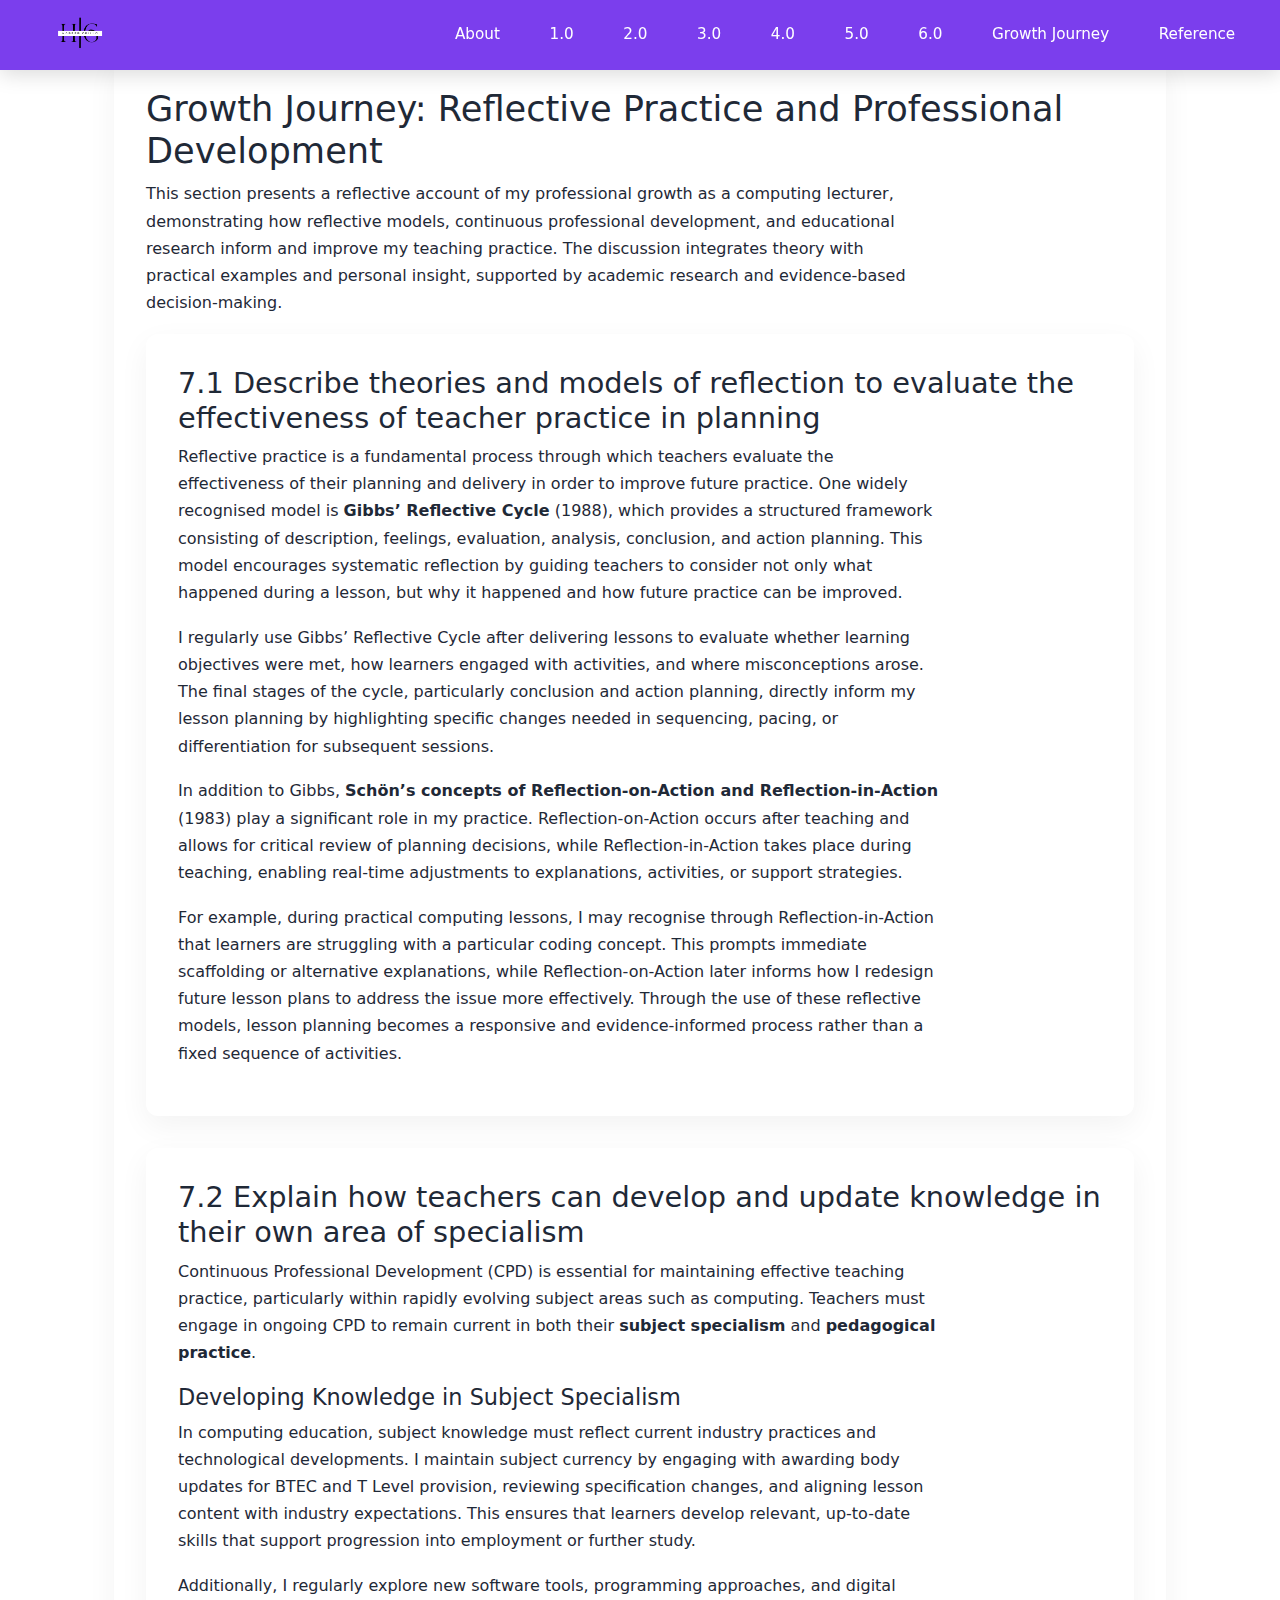
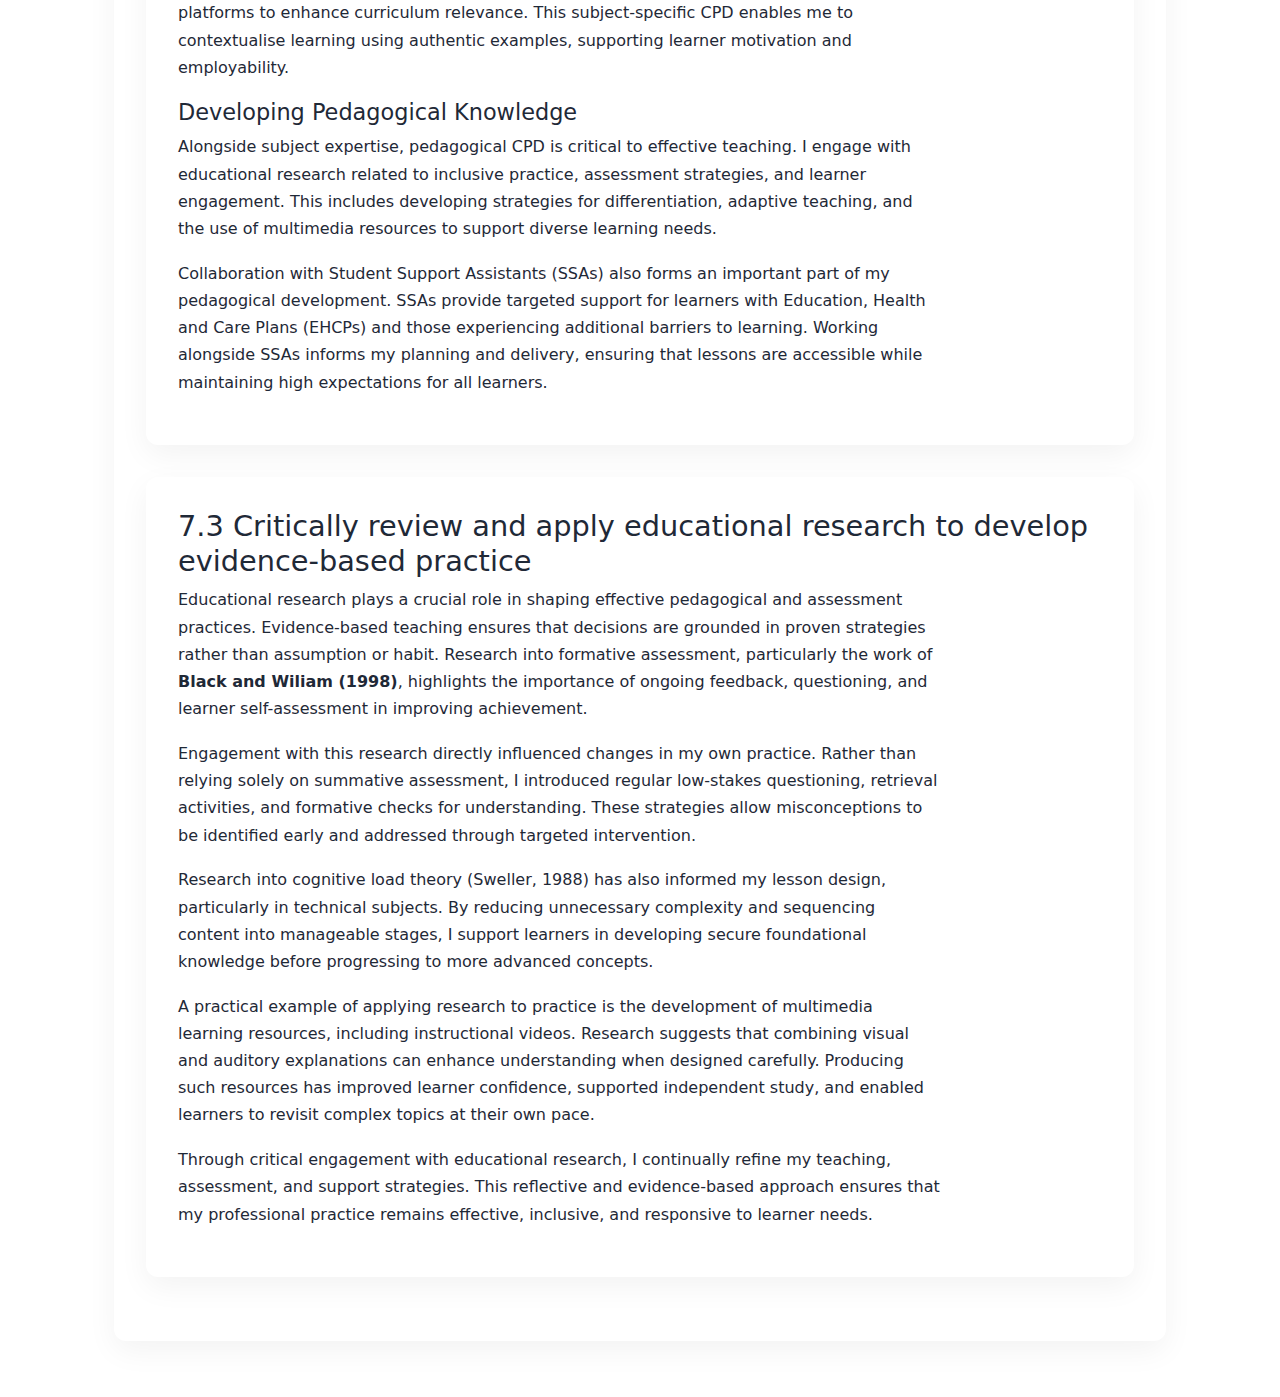
<file: Pages/growth.html>
<!DOCTYPE html>
<html lang="en">

<head>
    <meta charset="UTF-8">
    <meta name="viewport" content="width=device-width, initial-scale=1.0">
    <title>Growth Journey (LO7)</title>
    <link rel="stylesheet" href="https://stackpath.bootstrapcdn.com/bootstrap/4.5.2/css/bootstrap.min.css">
    <link rel="stylesheet" href="assets/css/styles.css">
</head>

<body>

    <nav class="navbar">
        <!-- Logo placeholder -->
        <a href="index.html" class="logo">
            <img src="assets/Images/beebLogo (6).png" alt="Logo">
        </a>

        <!-- Hamburger button for mobile -->
        <button class="mobile-nav-toggle" aria-expanded="false" aria-controls="primary-navigation">
            <span class="hamburger" aria-hidden="true"></span>
            <span class="sr-only">Toggle navigation</span>
        </button>

        <!-- Navigation wrapper -->
        <div class="nav-items" id="primary-navigation">
            <a href="index.html">About</a>

            <div class="dropdown">
                <button class="dropbtn" onclick="location.href='page_one.html'" type="button">
                    1.0
                    <i class=" fa fa-caret-down" aria-hidden="true"></i>
                </button>
                <div class="dropdown-content">
                    <a href="page_one.html#section1">1.1</a>
                    <a href="page_one.html#section2">1.2</a>
                    <a href="page_one.html#section3">1.3</a>
                    <a href="page_one.html#section4">1.4</a>
                </div>
            </div>

            <div class="dropdown">
                <button class="dropbtn" onclick="location.href='page_two.html'" type="button">2.0
                    <i class="fa fa-caret-down" aria-hidden="true"></i>

                </button>
                <div class="dropdown-content">
                    <a href="page_two.html#section1">2.1</a>
                    <a href="page_two.html#section2">2.2</a>
                    <a href="page_two.html#section3">2.3</a>
                </div>
            </div>

            <div class="dropdown">
                <button class="dropbtn" onclick="location.href='page_three.html'" type="button">3.0
                    <i class="fa fa-caret-down" aria-hidden="true"></i>
                </button>
                <div class="dropdown-content">
                    <a href="page_three.html#section1">3.1</a>
                    <a href="page_three.html#section2">3.2</a>
                    <a href="page_three.html#section3">3.3</a>
                </div>
            </div>

            <div class="dropdown">
                <button class="dropbtn" onclick="location.href='page_four.html'" type="button">4.0
                    <i class="fa fa-caret-down" aria-hidden="true"></i>
                </button>
                <div class="dropdown-content">
                    <a href="page_four.html#section1">4.1</a>
                    <a href="page_four.html#section2">4.2</a>
                    <a href="page_four.html#section3">4.3</a>
                </div>
            </div>

            <div class="dropdown">
                <button class="dropbtn" onclick="location.href='page_five.html'" type="button">5.0
                    <i class="fa fa-caret-down" aria-hidden="true"></i>
                </button>
                <div class="dropdown-content">
                    <a href="page_five.html#section1">5.1</a>
                    <a href="page_five.html#section2">5.2</a>
                    <a href="page_five.html#section3">5.3</a>
                </div>
            </div>

            <div class="dropdown">
                <button class="dropbtn" onclick="location.href='page_six.html'" type="button">6.0
                    <i class="fa fa-caret-down" aria-hidden="true"></i>
                </button>
                <div class="dropdown-content">
                    <a href="page_six.html#section1">6.1</a>
                    <a href="page_six.html#section3">6.3</a>
                    <a href="page_six.html#section4">6.4</a>
                    <a href="page_six.html#section5">6.5</a>
                    <a href="page_six.html#section6">6.8</a>
                </div>
            </div>

            <a href="growth.html">Growth Journey</a>
            <a href="reference.html">Reference</a>
        </div>
    </nav>

    <main>
        <div class="page-inner">


            <section id="growth-journey">

                <header>
                    <h1>Growth Journey: Reflective Practice and Professional Development</h1>
                    <p>
                        This section presents a reflective account of my professional growth as a computing lecturer,
                        demonstrating
                        how reflective models, continuous professional development, and educational research inform and
                        improve my
                        teaching practice. The discussion integrates theory with practical examples and personal
                        insight,
                        supported
                        by academic research and evidence-based decision-making.
                    </p>
                </header>

                <!-- ===================== 7.1 ===================== -->
                <section id="lo7-1">
                    <h2>7.1 Describe theories and models of reflection to evaluate the effectiveness of teacher practice
                        in
                        planning
                    </h2>

                    <p>
                        Reflective practice is a fundamental process through which teachers evaluate the effectiveness
                        of
                        their
                        planning and delivery in order to improve future practice. One widely recognised model is
                        <strong>Gibbs’
                            Reflective Cycle</strong> (1988), which provides a structured framework consisting of
                        description,
                        feelings,
                        evaluation, analysis, conclusion, and action planning. This model encourages systematic
                        reflection
                        by
                        guiding
                        teachers to consider not only what happened during a lesson, but why it happened and how future
                        practice can
                        be improved.
                    </p>

                    <p>
                        I regularly use Gibbs’ Reflective Cycle after delivering lessons to evaluate whether learning
                        objectives
                        were met, how learners engaged with activities, and where misconceptions arose. The final stages
                        of
                        the
                        cycle, particularly conclusion and action planning, directly inform my lesson planning by
                        highlighting
                        specific changes needed in sequencing, pacing, or differentiation for subsequent sessions.
                    </p>

                    <p>
                        In addition to Gibbs, <strong>Schön’s concepts of Reflection-on-Action and
                            Reflection-in-Action</strong>
                        (1983) play a significant role in my practice. Reflection-on-Action occurs after teaching and
                        allows
                        for
                        critical review of planning decisions, while Reflection-in-Action takes place during teaching,
                        enabling
                        real-time adjustments to explanations, activities, or support strategies.
                    </p>

                    <p>
                        For example, during practical computing lessons, I may recognise through Reflection-in-Action
                        that
                        learners
                        are struggling with a particular coding concept. This prompts immediate scaffolding or
                        alternative
                        explanations, while Reflection-on-Action later informs how I redesign future lesson plans to
                        address
                        the
                        issue more effectively. Through the use of these reflective models, lesson planning becomes a
                        responsive and
                        evidence-informed process rather than a fixed sequence of activities.
                    </p>
                </section>

                <!-- ===================== 7.2 ===================== -->
                <section id="lo7-2">
                    <h2>7.2 Explain how teachers can develop and update knowledge in their own area of specialism</h2>

                    <p>
                        Continuous Professional Development (CPD) is essential for maintaining effective teaching
                        practice,
                        particularly within rapidly evolving subject areas such as computing. Teachers must engage in
                        ongoing CPD
                        to remain current in both their <strong>subject specialism</strong> and <strong>pedagogical
                            practice</strong>.
                    </p>

                    <h3>Developing Knowledge in Subject Specialism</h3>
                    <p>
                        In computing education, subject knowledge must reflect current industry practices and
                        technological
                        developments. I maintain subject currency by engaging with awarding body updates for BTEC and T
                        Level
                        provision, reviewing specification changes, and aligning lesson content with industry
                        expectations.
                        This
                        ensures that learners develop relevant, up-to-date skills that support progression into
                        employment
                        or
                        further study.
                    </p>

                    <p>
                        Additionally, I regularly explore new software tools, programming approaches, and digital
                        platforms
                        to
                        enhance curriculum relevance. This subject-specific CPD enables me to contextualise learning
                        using
                        authentic
                        examples, supporting learner motivation and employability.
                    </p>

                    <h3>Developing Pedagogical Knowledge</h3>
                    <p>
                        Alongside subject expertise, pedagogical CPD is critical to effective teaching. I engage with
                        educational
                        research related to inclusive practice, assessment strategies, and learner engagement. This
                        includes
                        developing strategies for differentiation, adaptive teaching, and the use of multimedia
                        resources to
                        support diverse learning needs.
                    </p>

                    <p>
                        Collaboration with Student Support Assistants (SSAs) also forms an important part of my
                        pedagogical
                        development. SSAs provide targeted support for learners with Education, Health and Care Plans
                        (EHCPs) and
                        those experiencing additional barriers to learning. Working alongside SSAs informs my planning
                        and
                        delivery,
                        ensuring that lessons are accessible while maintaining high expectations for all learners.
                    </p>
                </section>

                <!-- ===================== 7.3 ===================== -->
                <section id="lo7-3">
                    <h2>7.3 Critically review and apply educational research to develop evidence-based practice</h2>

                    <p>
                        Educational research plays a crucial role in shaping effective pedagogical and assessment
                        practices.
                        Evidence-based teaching ensures that decisions are grounded in proven strategies rather than
                        assumption or
                        habit. Research into formative assessment, particularly the work of <strong>Black and Wiliam
                            (1998)</strong>,
                        highlights the importance of ongoing feedback, questioning, and learner self-assessment in
                        improving
                        achievement.
                    </p>

                    <p>
                        Engagement with this research directly influenced changes in my own practice. Rather than
                        relying
                        solely on
                        summative assessment, I introduced regular low-stakes questioning, retrieval activities, and
                        formative
                        checks for understanding. These strategies allow misconceptions to be identified early and
                        addressed
                        through targeted intervention.
                    </p>

                    <p>
                        Research into cognitive load theory (Sweller, 1988) has also informed my lesson design,
                        particularly
                        in
                        technical subjects. By reducing unnecessary complexity and sequencing content into manageable
                        stages, I
                        support learners in developing secure foundational knowledge before progressing to more advanced
                        concepts.
                    </p>

                    <p>
                        A practical example of applying research to practice is the development of multimedia learning
                        resources,
                        including instructional videos. Research suggests that combining visual and auditory
                        explanations
                        can
                        enhance understanding when designed carefully. Producing such resources has improved learner
                        confidence,
                        supported independent study, and enabled learners to revisit complex topics at their own pace.
                    </p>

                    <p>
                        Through critical engagement with educational research, I continually refine my teaching,
                        assessment,
                        and
                        support strategies. This reflective and evidence-based approach ensures that my professional
                        practice
                        remains effective, inclusive, and responsive to learner needs.
                    </p>
                </section>

            </section>

        </div>

    </main>


</body>

</html>
</file>
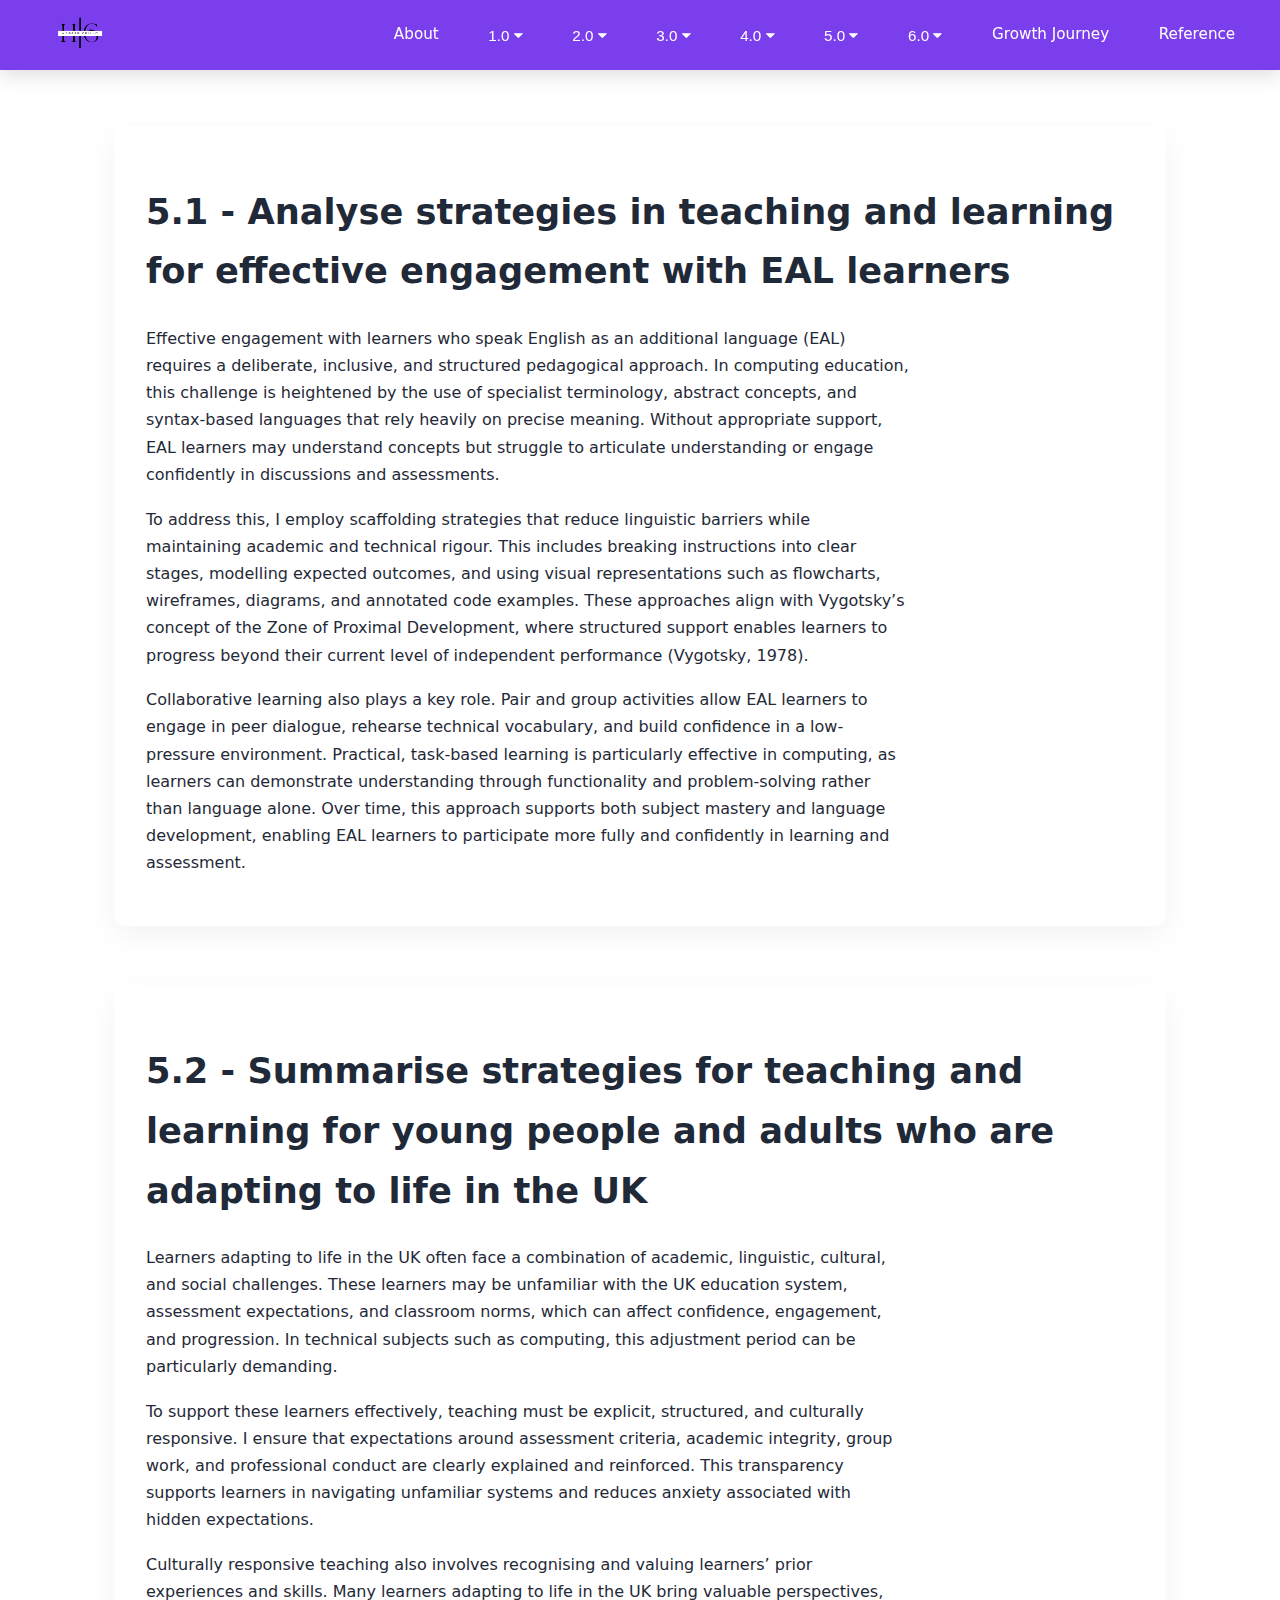
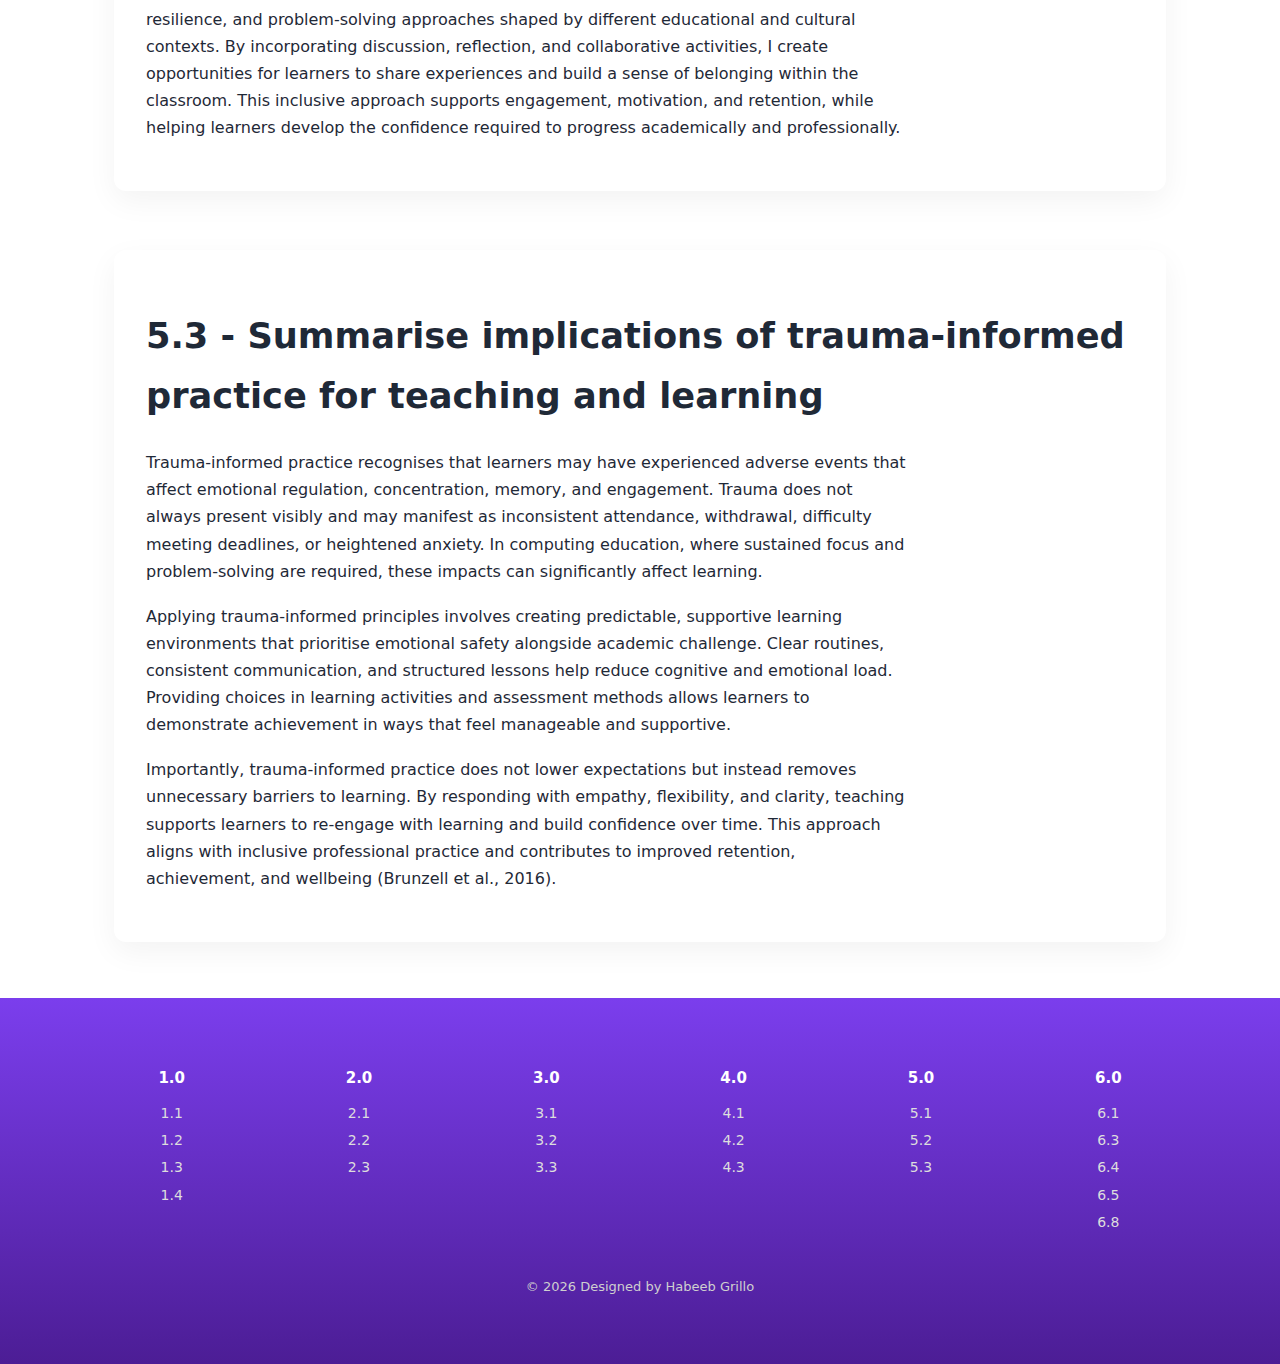
<file: Pages/page_five.html>
<!DOCTYPE html>
<html lang="en">

<head>
    <meta charset="UTF-8" />
    <meta name="viewport" content="width=device-width, initial-scale=1.0" />
    <title>Pedagogy Portfolio</title>
    <link rel="icon" type="image/png" href="../Images/beebLogo (6).png">
    <link rel="stylesheet" href="https://cdnjs.cloudflare.com/ajax/libs/font-awesome/4.7.0/css/font-awesome.min.css">
    <!-- use relative path from Pages/ -->
    <link rel="stylesheet" href="assets/css/styles.css">
</head>

<body style="background-color:white;">
    <nav class="navbar">
        <!-- Logo placeholder -->
        <a href="index.html" class="logo">
            <img src="assets/Images/beebLogo (6).png" alt="Logo">
        </a>

        <!-- Hamburger button for mobile -->
        <button class="mobile-nav-toggle" aria-expanded="false" aria-controls="primary-navigation">
            <span class="hamburger" aria-hidden="true"></span>
            <span class="sr-only">Toggle navigation</span>
        </button>

        <!-- Navigation wrapper -->
        <div class="nav-items" id="primary-navigation">
            <a href="index.html">About</a>

            <div class="dropdown">
                <button class="dropbtn" onclick="location.href='page_one.html'" type="button">
                    1.0
                    <i class=" fa fa-caret-down" aria-hidden="true"></i>
                </button>
                <div class="dropdown-content">
                    <a href="page_one.html#section1">1.1</a>
                    <a href="page_one.html#section2">1.2</a>
                    <a href="page_one.html#section3">1.3</a>
                    <a href="page_one.html#section4">1.4</a>
                </div>
            </div>

            <div class="dropdown">
                <button class="dropbtn" onclick="location.href='page_two.html'" type="button">2.0
                    <i class="fa fa-caret-down" aria-hidden="true"></i>

                </button>
                <div class="dropdown-content">
                    <a href="page_two.html#section1">2.1</a>
                    <a href="page_two.html#section2">2.2</a>
                    <a href="page_two.html#section3">2.3</a>
                </div>
            </div>

            <div class="dropdown">
                <button class="dropbtn" onclick="location.href='page_three.html'" type="button">3.0
                    <i class="fa fa-caret-down" aria-hidden="true"></i>
                </button>
                <div class="dropdown-content">
                    <a href="page_three.html#section1">3.1</a>
                    <a href="page_three.html#section2">3.2</a>
                    <a href="page_three.html#section3">3.3</a>
                </div>
            </div>

            <div class="dropdown">
                <button class="dropbtn" onclick="location.href='page_four.html'" type="button">4.0
                    <i class="fa fa-caret-down" aria-hidden="true"></i>
                </button>
                <div class="dropdown-content">
                    <a href="page_four.html#section1">4.1</a>
                    <a href="page_four.html#section2">4.2</a>
                    <a href="page_four.html#section3">4.3</a>
                </div>
            </div>

            <div class="dropdown">
                <button class="dropbtn" onclick="location.href='page_five.html'" type="button">5.0
                    <i class="fa fa-caret-down" aria-hidden="true"></i>
                </button>
                <div class="dropdown-content">
                    <a href="page_five.html#section1">5.1</a>
                    <a href="page_five.html#section2">5.2</a>
                    <a href="page_five.html#section3">5.3</a>
                </div>
            </div>

            <div class="dropdown">
                <button class="dropbtn" onclick="location.href='page_six.html'" type="button">6.0
                    <i class="fa fa-caret-down" aria-hidden="true"></i>
                </button>
                <div class="dropdown-content">
                    <a href="page_six.html#section1">6.1</a>
                    <a href="page_six.html#section3">6.3</a>
                    <a href="page_six.html#section4">6.4</a>
                    <a href="page_six.html#section5">6.5</a>
                    <a href="page_six.html#section6">6.8</a>
                </div>
            </div>


            <a href="growth.html">Growth Journey</a>
            <a href="reference.html">Reference</a>
        </div>
    </nav>

    <!-- main wrapper required so footer is pushed to bottom by CSS flex -->
    <main class="main-content">
        <div class="page-inner">


            <section id="section1">
                <h1>5.1 - Analyse strategies in teaching and learning for effective engagement with EAL learners</h2>
                    <p>Effective engagement with learners who speak English as an additional language (EAL) requires a
                        deliberate, inclusive,
                        and structured pedagogical approach. In computing education, this challenge is heightened by the
                        use of specialist
                        terminology, abstract concepts, and syntax-based languages that rely heavily on precise meaning.
                        Without appropriate
                        support, EAL learners may understand concepts but struggle to articulate understanding or engage
                        confidently in
                        discussions and assessments.
                    </p>

                    <p>To address this, I employ scaffolding strategies that reduce linguistic barriers while
                        maintaining academic and
                        technical rigour. This includes breaking instructions into clear stages, modelling expected
                        outcomes, and using visual
                        representations such as flowcharts, wireframes, diagrams, and annotated code examples. These
                        approaches align with
                        Vygotsky’s concept of the Zone of Proximal Development, where structured support enables
                        learners to progress beyond
                        their current level of independent performance (Vygotsky, 1978).</p>

                    <p>Collaborative learning also plays a key role. Pair and group activities allow EAL learners to
                        engage in peer dialogue,
                        rehearse technical vocabulary, and build confidence in a low-pressure environment. Practical,
                        task-based learning is
                        particularly effective in computing, as learners can demonstrate understanding through
                        functionality and problem-solving
                        rather than language alone. Over time, this approach supports both subject mastery and language
                        development, enabling
                        EAL learners to participate more fully and confidently in learning and assessment.</p>

            </section> <br>
            <section id="section2">
                <h1>5.2 - Summarise strategies for teaching and learning for young people and adults who are adapting to
                    life in the UK</h2>
                    <p>Learners adapting to life in the UK often face a combination of academic, linguistic, cultural,
                        and social challenges.
                        These learners may be unfamiliar with the UK education system, assessment expectations, and
                        classroom norms, which can
                        affect confidence, engagement, and progression. In technical subjects such as computing, this
                        adjustment period can be
                        particularly demanding.
                    </p>

                    <p>To support these learners effectively, teaching must be explicit, structured, and culturally
                        responsive. I ensure that
                        expectations around assessment criteria, academic integrity, group work, and professional
                        conduct are clearly explained
                        and reinforced. This transparency supports learners in navigating unfamiliar systems and reduces
                        anxiety associated with
                        hidden expectations.</p>

                    <p>Culturally responsive teaching also involves recognising and valuing learners’ prior experiences
                        and skills. Many
                        learners adapting to life in the UK bring valuable perspectives, resilience, and problem-solving
                        approaches shaped by
                        different educational and cultural contexts. By incorporating discussion, reflection, and
                        collaborative activities, I
                        create opportunities for learners to share experiences and build a sense of belonging within the
                        classroom. This
                        inclusive approach supports engagement, motivation, and retention, while helping learners
                        develop the confidence
                        required to progress academically and professionally.</p>



            </section> <br>
            <section id="section3">
                <h1>5.3 - Summarise implications of trauma-informed practice for teaching and learning</h2>
                    <p>Trauma-informed practice recognises that learners may have experienced adverse events that affect
                        emotional regulation,
                        concentration, memory, and engagement. Trauma does not always present visibly and may manifest
                        as inconsistent
                        attendance, withdrawal, difficulty meeting deadlines, or heightened anxiety. In computing
                        education, where sustained
                        focus and problem-solving are required, these impacts can significantly affect learning.</p>

                    <p>Applying trauma-informed principles involves creating predictable, supportive learning
                        environments that prioritise
                        emotional safety alongside academic challenge. Clear routines, consistent communication, and
                        structured lessons help
                        reduce cognitive and emotional load. Providing choices in learning activities and assessment
                        methods allows learners to
                        demonstrate achievement in ways that feel manageable and supportive.</p>

                    <p>Importantly, trauma-informed practice does not lower expectations but instead removes unnecessary
                        barriers to learning.
                        By responding with empathy, flexibility, and clarity, teaching supports learners to re-engage
                        with learning and build
                        confidence over time. This approach aligns with inclusive professional practice and contributes
                        to improved retention,
                        achievement, and wellbeing (Brunzell et al., 2016).</p>

            </section>

        </div>
    </main>

    <!-- big site footer with all dropdown links -->
    <footer class="site-footer">
        <div class="footer-grid">
            <div class="footer-col">
                <h4>1.0</h4>
                <ul>
                    <li><a href="page_one.html#section1">1.1</a></li>
                    <li><a href="page_one.html#section2">1.2</a></li>
                    <li><a href="page_one.html#section3">1.3</a></li>
                    <li><a href="page_one.html#section4">1.4</a></li>
                </ul>
            </div>
            <div class="footer-col">
                <h4>2.0</h4>
                <ul>
                    <li><a href="page_two.html#section1">2.1</a></li>
                    <li><a href="page_two.html#section2">2.2</a></li>
                    <li><a href="page_two.html#section3">2.3</a></li>
                </ul>
            </div>
            <div class="footer-col">
                <h4>3.0</h4>
                <ul>
                    <li><a href="page_three.html#section1">3.1</a></li>
                    <li><a href="page_three.html#section2">3.2</a></li>
                    <li><a href="page_three.html#section3">3.3</a></li>
                </ul>
            </div>
            <div class="footer-col">
                <h4>4.0</h4>
                <ul>
                    <li><a href="page_four.html#section1">4.1</a></li>
                    <li><a href="page_four.html#section2">4.2</a></li>
                    <li><a href="page_four.html#section3">4.3</a></li>
                </ul>
            </div>
            <div class="footer-col">
                <h4>5.0</h4>
                <ul>
                    <li><a href="page_five.html#section1">5.1</a></li>
                    <li><a href="page_five.html#section2">5.2</a></li>
                    <li><a href="page_five.html#section3">5.3</a></li>
                </ul>
            </div>
            <div class="footer-col">
                <h4>6.0</h4>
                <ul>
                    <li><a href="page_six.html#section1">6.1</a></li>
                    <li><a href="page_six.html#section3">6.3</a></li>
                    <li><a href="page_six.html#section4">6.4</a></li>
                    <li><a href="page_six.html#section5">6.5</a></li>
                    <li><a href="page_six.html#section6">6.8</a></li>
                </ul>
            </div>
        </div>
        <div class="footer-bottom">
            <p>&copy; <span id="year"></span> Designed by Habeeb Grillo</p>
        </div>
    </footer>

    <script>
        // set current year in footer
        document.getElementById('year').textContent = new Date().getFullYear();

        // Mobile menu toggle
        const navToggle = document.querySelector('.mobile-nav-toggle');
        const navItems = document.querySelector('.nav-items');
        if (navToggle && navItems) {
            navToggle.addEventListener('click', () => {
                const expanded = navToggle.getAttribute('aria-expanded') === 'true';
                navToggle.setAttribute('aria-expanded', String(!expanded));
                navItems.classList.toggle('show');
                navToggle.classList.toggle('active');
            });
            // close when clicking outside
            document.addEventListener('click', (e) => {
                if (!e.target.closest('.navbar')) {
                    navItems.classList.remove('show');
                    navToggle.classList.remove('active');
                    navToggle.setAttribute('aria-expanded', 'false');
                }
            });
        }
    </script>
</body>

</html>
</file>
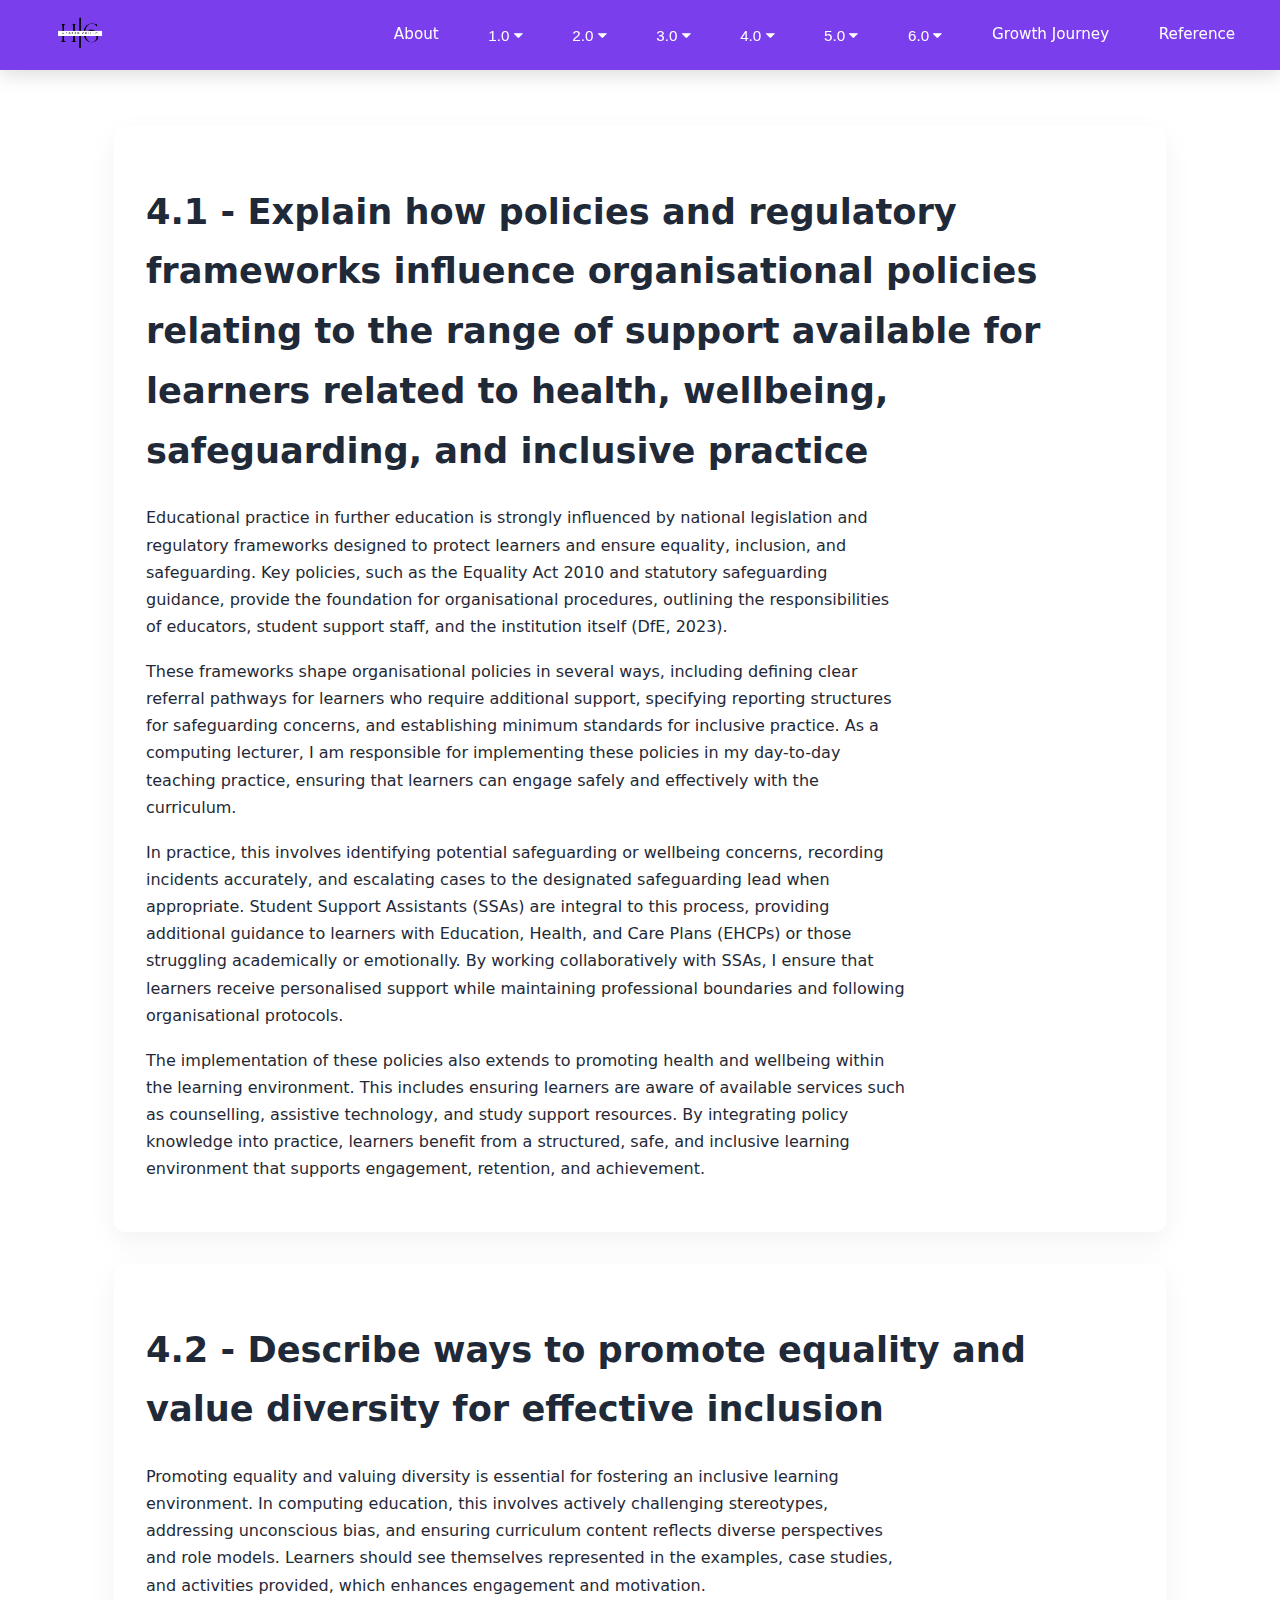
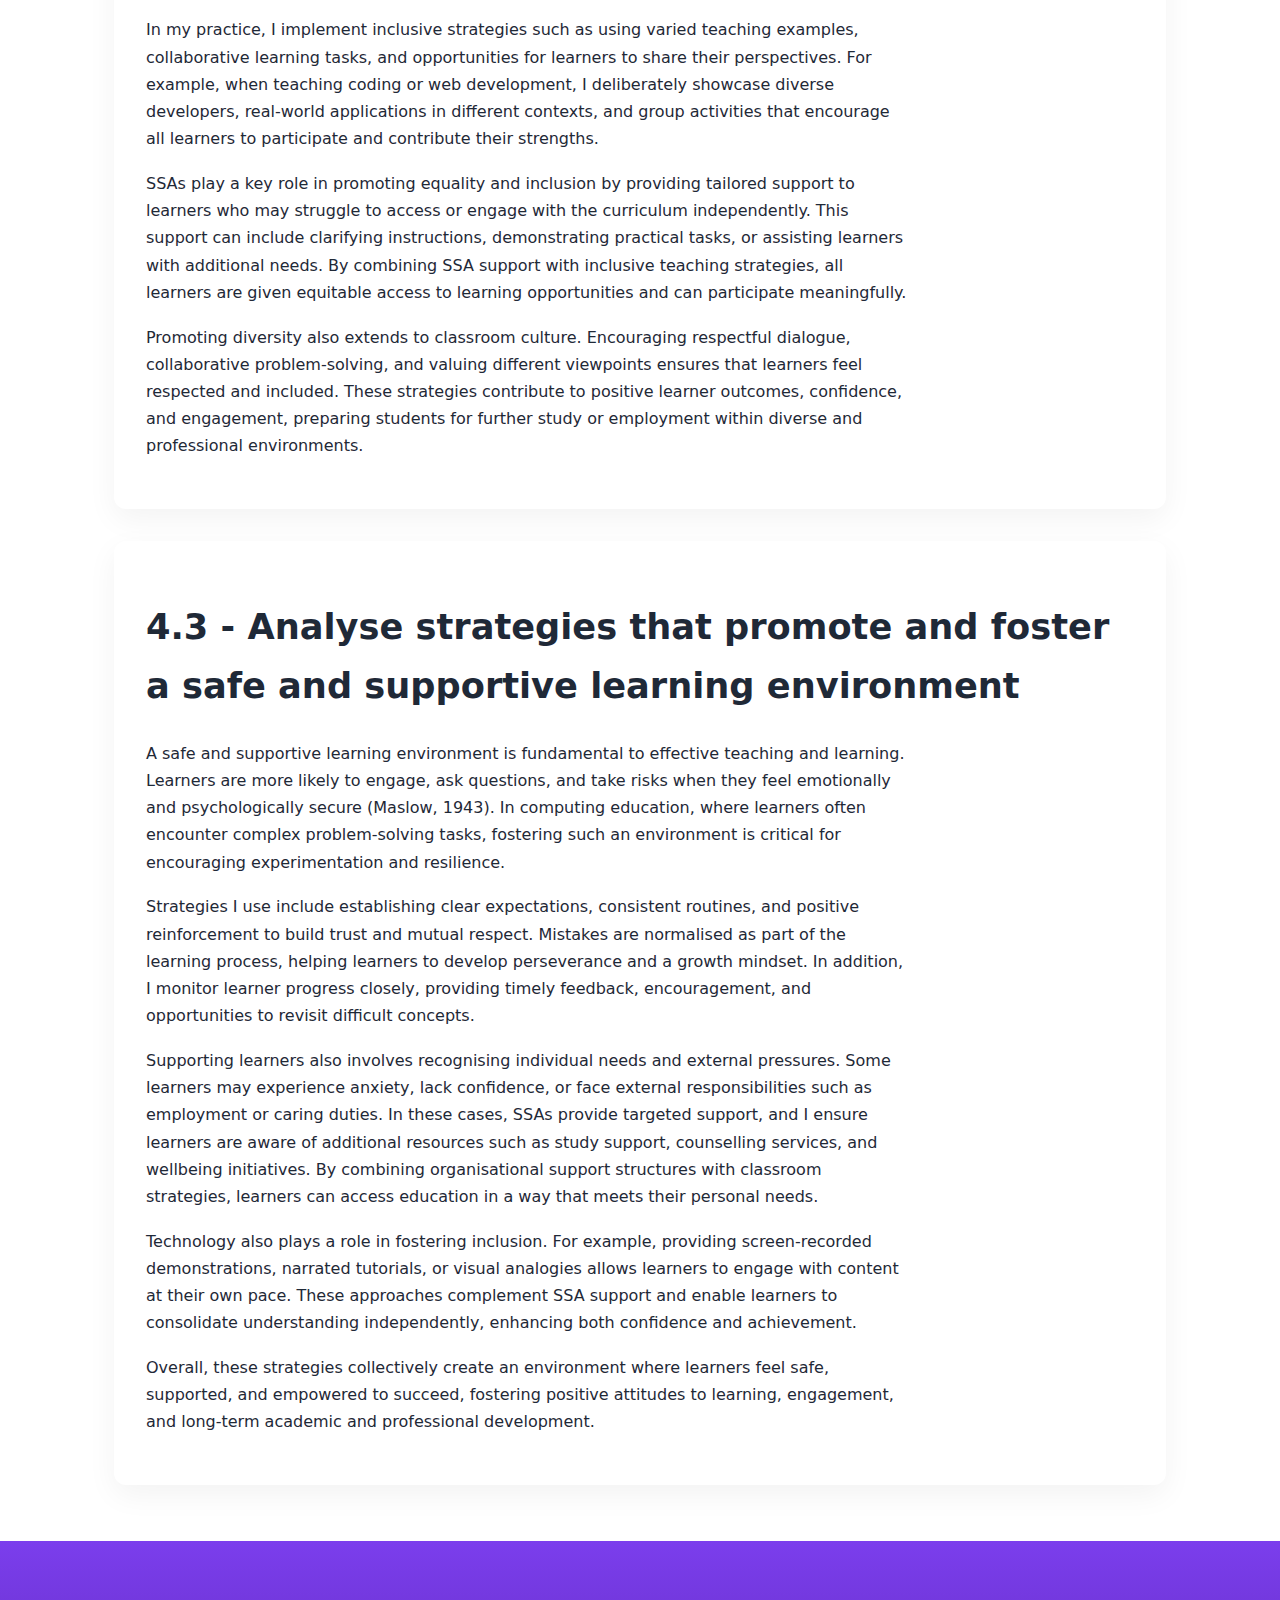
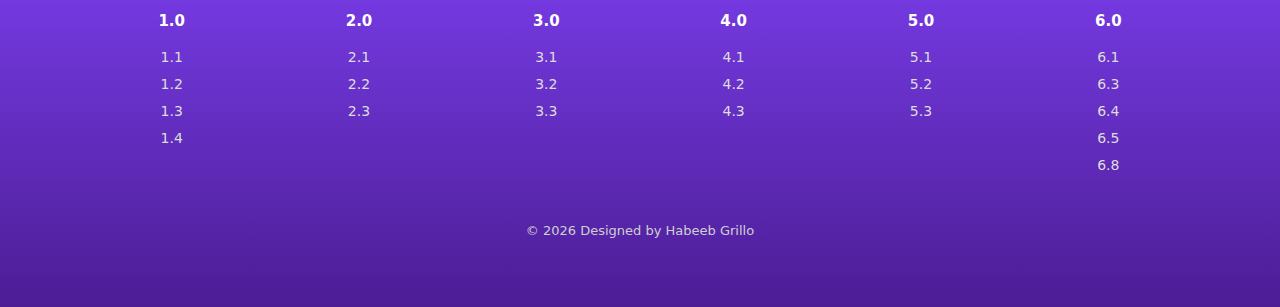
<file: Pages/page_four.html>
<!DOCTYPE html>
<html lang="en">

<head>
    <meta charset="UTF-8" />
    <meta name="viewport" content="width=device-width, initial-scale=1.0" />
    <title>Pedagogy Portfolio</title>
    <link rel="icon" type="image/png" href="../Images/beebLogo (6).png">
    <link rel="stylesheet" href="https://cdnjs.cloudflare.com/ajax/libs/font-awesome/4.7.0/css/font-awesome.min.css">
    <!-- use relative path from Pages/ -->
    <link rel="stylesheet" href="assets/css/styles.css">
</head>

<body style="background-color:white;">
    <nav class="navbar">
        <!-- Logo placeholder -->
        <a href="index.html" class="logo">
            <img src="assets/Images/beebLogo (6).png" alt="Logo">
        </a>

        <!-- Hamburger button for mobile -->
        <button class="mobile-nav-toggle" aria-expanded="false" aria-controls="primary-navigation">
            <span class="hamburger" aria-hidden="true"></span>
            <span class="sr-only">Toggle navigation</span>
        </button>

        <!-- Navigation wrapper -->
        <div class="nav-items" id="primary-navigation">
            <a href="index.html">About</a>

            <div class="dropdown">
                <button class="dropbtn" onclick="location.href='page_one.html'" type="button">
                    1.0
                    <i class=" fa fa-caret-down" aria-hidden="true"></i>
                </button>
                <div class="dropdown-content">
                    <a href="page_one.html#section1">1.1</a>
                    <a href="page_one.html#section2">1.2</a>
                    <a href="page_one.html#section3">1.3</a>
                    <a href="page_one.html#section4">1.4</a>
                </div>
            </div>

            <div class="dropdown">
                <button class="dropbtn" onclick="location.href='page_two.html'" type="button">2.0
                    <i class="fa fa-caret-down" aria-hidden="true"></i>

                </button>
                <div class="dropdown-content">
                    <a href="page_two.html#section1">2.1</a>
                    <a href="page_two.html#section2">2.2</a>
                    <a href="page_two.html#section3">2.3</a>
                </div>
            </div>

            <div class="dropdown">
                <button class="dropbtn" onclick="location.href='page_three.html'" type="button">3.0
                    <i class="fa fa-caret-down" aria-hidden="true"></i>
                </button>
                <div class="dropdown-content">
                    <a href="page_three.html#section1">3.1</a>
                    <a href="page_three.html#section2">3.2</a>
                    <a href="page_three.html#section3">3.3</a>
                </div>
            </div>

            <div class="dropdown">
                <button class="dropbtn" onclick="location.href='page_four.html'" type="button">4.0
                    <i class="fa fa-caret-down" aria-hidden="true"></i>
                </button>
                <div class="dropdown-content">
                    <a href="page_four.html#section1">4.1</a>
                    <a href="page_four.html#section2">4.2</a>
                    <a href="page_four.html#section3">4.3</a>
                </div>
            </div>

            <div class="dropdown">
                <button class="dropbtn" onclick="location.href='page_five.html'" type="button">5.0
                    <i class="fa fa-caret-down" aria-hidden="true"></i>
                </button>
                <div class="dropdown-content">
                    <a href="page_five.html#section1">5.1</a>
                    <a href="page_five.html#section2">5.2</a>
                    <a href="page_five.html#section3">5.3</a>
                </div>
            </div>

            <div class="dropdown">
                <button class="dropbtn" onclick="location.href='page_six.html'" type="button">6.0
                    <i class="fa fa-caret-down" aria-hidden="true"></i>
                </button>
                <div class="dropdown-content">
                    <a href="page_six.html#section1">6.1</a>
                    <a href="page_six.html#section3">6.3</a>
                    <a href="page_six.html#section4">6.4</a>
                    <a href="page_six.html#section5">6.5</a>
                    <a href="page_six.html#section6">6.8</a>
                </div>
            </div>

            <a href="growth.html">Growth Journey</a>
            <a href="reference.html">Reference</a>
        </div>
    </nav>

    <!-- main wrapper required so footer is pushed to bottom by CSS flex -->
    <main class="main-content">
        <div class="page-inner">




            <section id="section1">
                <h1>4.1 - Explain how policies and regulatory frameworks influence organisational policies relating to
                    the range of
                    support available for learners related to health, wellbeing, safeguarding, and inclusive practice
                </h1>
                <p>
                    Educational practice in further education is strongly influenced by national legislation and
                    regulatory
                    frameworks designed to protect learners and ensure equality, inclusion, and safeguarding. Key
                    policies, such as
                    the Equality Act 2010 and statutory safeguarding guidance, provide the foundation for organisational
                    procedures,
                    outlining the responsibilities of educators, student support staff, and the institution itself (DfE,
                    2023).
                </p>
                <p>
                    These frameworks shape organisational policies in several ways, including defining clear referral
                    pathways for
                    learners who require additional support, specifying reporting structures for safeguarding concerns,
                    and
                    establishing minimum standards for inclusive practice. As a computing lecturer, I am responsible for
                    implementing these policies in my day-to-day teaching practice, ensuring that learners can engage
                    safely and
                    effectively with the curriculum.
                </p>
                <p>
                    In practice, this involves identifying potential safeguarding or wellbeing concerns, recording
                    incidents
                    accurately, and escalating cases to the designated safeguarding lead when appropriate. Student
                    Support
                    Assistants (SSAs) are integral to this process, providing additional guidance to learners with
                    Education,
                    Health, and Care Plans (EHCPs) or those struggling academically or emotionally. By working
                    collaboratively with
                    SSAs, I ensure that learners receive personalised support while maintaining professional boundaries
                    and
                    following organisational protocols.
                </p>
                <p>
                    The implementation of these policies also extends to promoting health and wellbeing within the
                    learning
                    environment. This includes ensuring learners are aware of available services such as counselling,
                    assistive
                    technology, and study support resources. By integrating policy knowledge into practice, learners
                    benefit from a
                    structured, safe, and inclusive learning environment that supports engagement, retention, and
                    achievement.
                </p>
            </section>

            <section id="section2">
                <h1>4.2 - Describe ways to promote equality and value diversity for effective inclusion</h1>
                <p>
                    Promoting equality and valuing diversity is essential for fostering an inclusive learning
                    environment. In
                    computing education, this involves actively challenging stereotypes, addressing unconscious bias,
                    and ensuring
                    curriculum content reflects diverse perspectives and role models. Learners should see themselves
                    represented in
                    the examples, case studies, and activities provided, which enhances engagement and motivation.
                </p>
                <p>
                    In my practice, I implement inclusive strategies such as using varied teaching examples,
                    collaborative learning
                    tasks, and opportunities for learners to share their perspectives. For example, when teaching coding
                    or web
                    development, I deliberately showcase diverse developers, real-world applications in different
                    contexts, and
                    group activities that encourage all learners to participate and contribute their strengths.
                </p>
                <p>
                    SSAs play a key role in promoting equality and inclusion by providing tailored support to learners
                    who may
                    struggle to access or engage with the curriculum independently. This support can include clarifying
                    instructions, demonstrating practical tasks, or assisting learners with additional needs. By
                    combining SSA
                    support with inclusive teaching strategies, all learners are given equitable access to learning
                    opportunities
                    and can participate meaningfully.
                </p>
                <p>
                    Promoting diversity also extends to classroom culture. Encouraging respectful dialogue,
                    collaborative
                    problem-solving, and valuing different viewpoints ensures that learners feel respected and included.
                    These
                    strategies contribute to positive learner outcomes, confidence, and engagement, preparing students
                    for further
                    study or employment within diverse and professional environments.
                </p>
            </section>

            <section id="section3">
                <h1>4.3 - Analyse strategies that promote and foster a safe and supportive learning environment</h1>
                <p>
                    A safe and supportive learning environment is fundamental to effective teaching and learning.
                    Learners are more
                    likely to engage, ask questions, and take risks when they feel emotionally and psychologically
                    secure (Maslow,
                    1943). In computing education, where learners often encounter complex problem-solving tasks,
                    fostering such an
                    environment is critical for encouraging experimentation and resilience.
                </p>
                <p>
                    Strategies I use include establishing clear expectations, consistent routines, and positive
                    reinforcement to
                    build trust and mutual respect. Mistakes are normalised as part of the learning process, helping
                    learners to
                    develop perseverance and a growth mindset. In addition, I monitor learner progress closely,
                    providing timely
                    feedback, encouragement, and opportunities to revisit difficult concepts.
                </p>
                <p>
                    Supporting learners also involves recognising individual needs and external pressures. Some learners
                    may
                    experience anxiety, lack confidence, or face external responsibilities such as employment or caring
                    duties. In
                    these cases, SSAs provide targeted support, and I ensure learners are aware of additional resources
                    such as
                    study support, counselling services, and wellbeing initiatives. By combining organisational support
                    structures
                    with classroom strategies, learners can access education in a way that meets their personal needs.
                </p>
                <p>
                    Technology also plays a role in fostering inclusion. For example, providing screen-recorded
                    demonstrations,
                    narrated tutorials, or visual analogies allows learners to engage with content at their own pace.
                    These
                    approaches complement SSA support and enable learners to consolidate understanding independently,
                    enhancing both
                    confidence and achievement.
                </p>
                <p>
                    Overall, these strategies collectively create an environment where learners feel safe, supported,
                    and empowered
                    to succeed, fostering positive attitudes to learning, engagement, and long-term academic and
                    professional
                    development.
                </p>
            </section>

        </div>
    </main>

    <!-- big site footer with all dropdown links -->
    <footer class="site-footer">
        <div class="footer-grid">
            <div class="footer-col">
                <h4>1.0</h4>
                <ul>
                    <li><a href="page_one.html#section1">1.1</a></li>
                    <li><a href="page_one.html#section2">1.2</a></li>
                    <li><a href="page_one.html#section3">1.3</a></li>
                    <li><a href="page_one.html#section4">1.4</a></li>
                </ul>
            </div>
            <div class="footer-col">
                <h4>2.0</h4>
                <ul>
                    <li><a href="page_two.html#section1">2.1</a></li>
                    <li><a href="page_two.html#section2">2.2</a></li>
                    <li><a href="page_two.html#section3">2.3</a></li>
                </ul>
            </div>
            <div class="footer-col">
                <h4>3.0</h4>
                <ul>
                    <li><a href="page_three.html#section1">3.1</a></li>
                    <li><a href="page_three.html#section2">3.2</a></li>
                    <li><a href="page_three.html#section3">3.3</a></li>
                </ul>
            </div>
            <div class="footer-col">
                <h4>4.0</h4>
                <ul>
                    <li><a href="page_four.html#section1">4.1</a></li>
                    <li><a href="page_four.html#section2">4.2</a></li>
                    <li><a href="page_four.html#section3">4.3</a></li>
                </ul>
            </div>
            <div class="footer-col">
                <h4>5.0</h4>
                <ul>
                    <li><a href="page_five.html#section1">5.1</a></li>
                    <li><a href="page_five.html#section2">5.2</a></li>
                    <li><a href="page_five.html#section3">5.3</a></li>
                </ul>
            </div>
            <div class="footer-col">
                <h4>6.0</h4>
                <ul>
                    <li><a href="page_six.html#section1">6.1</a></li>
                    <li><a href="page_six.html#section3">6.3</a></li>
                    <li><a href="page_six.html#section4">6.4</a></li>
                    <li><a href="page_six.html#section5">6.5</a></li>
                    <li><a href="page_six.html#section6">6.8</a></li>
                </ul>
            </div>
        </div>
        <div class="footer-bottom">
            <p>&copy; <span id="year"></span> Designed by Habeeb Grillo</p>
        </div>
    </footer>

    <script>
        // set current year in footer
        document.getElementById('year').textContent = new Date().getFullYear();

        // Mobile menu toggle
        const navToggle = document.querySelector('.mobile-nav-toggle');
        const navItems = document.querySelector('.nav-items');
        if (navToggle && navItems) {
            navToggle.addEventListener('click', () => {
                const expanded = navToggle.getAttribute('aria-expanded') === 'true';
                navToggle.setAttribute('aria-expanded', String(!expanded));
                navItems.classList.toggle('show');
                navToggle.classList.toggle('active');
            });
            // close when clicking outside
            document.addEventListener('click', (e) => {
                if (!e.target.closest('.navbar')) {
                    navItems.classList.remove('show');
                    navToggle.classList.remove('active');
                    navToggle.setAttribute('aria-expanded', 'false');
                }
            });
        }
    </script>
</body>

</html>
</file>
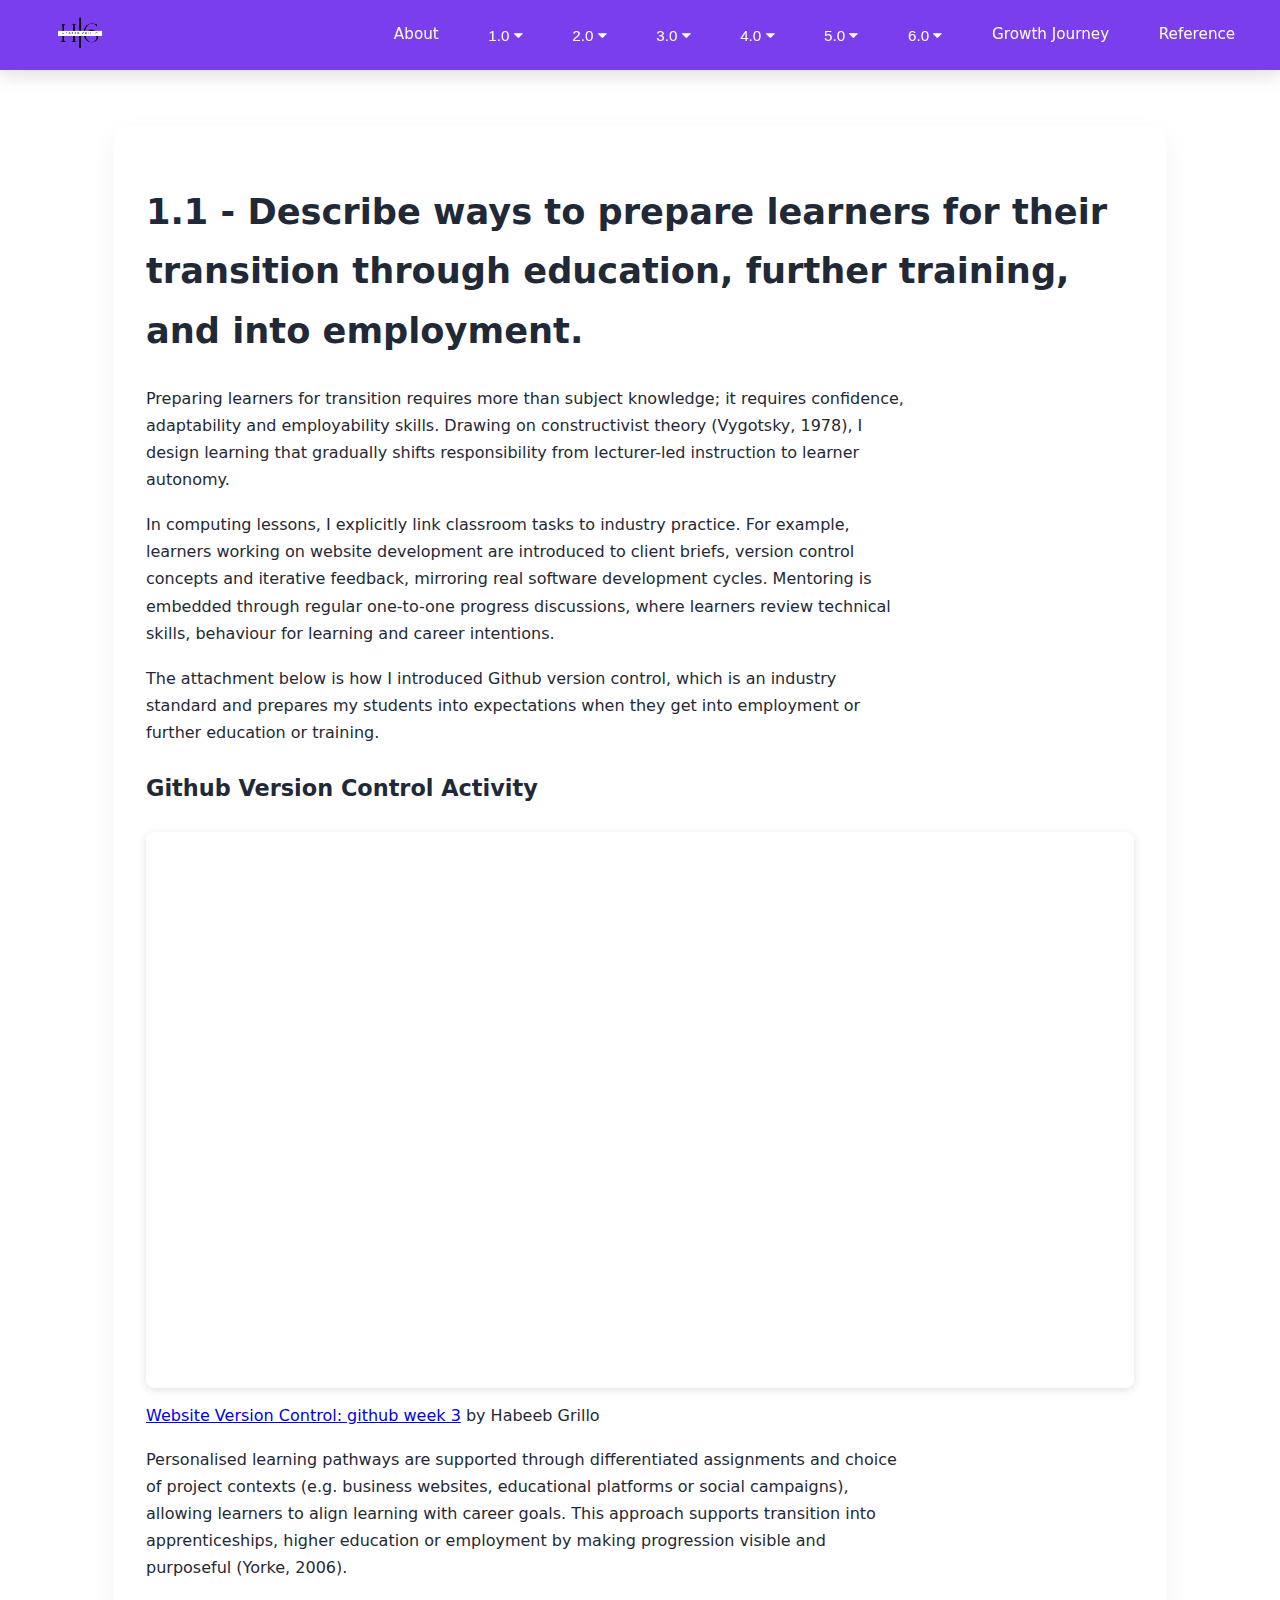
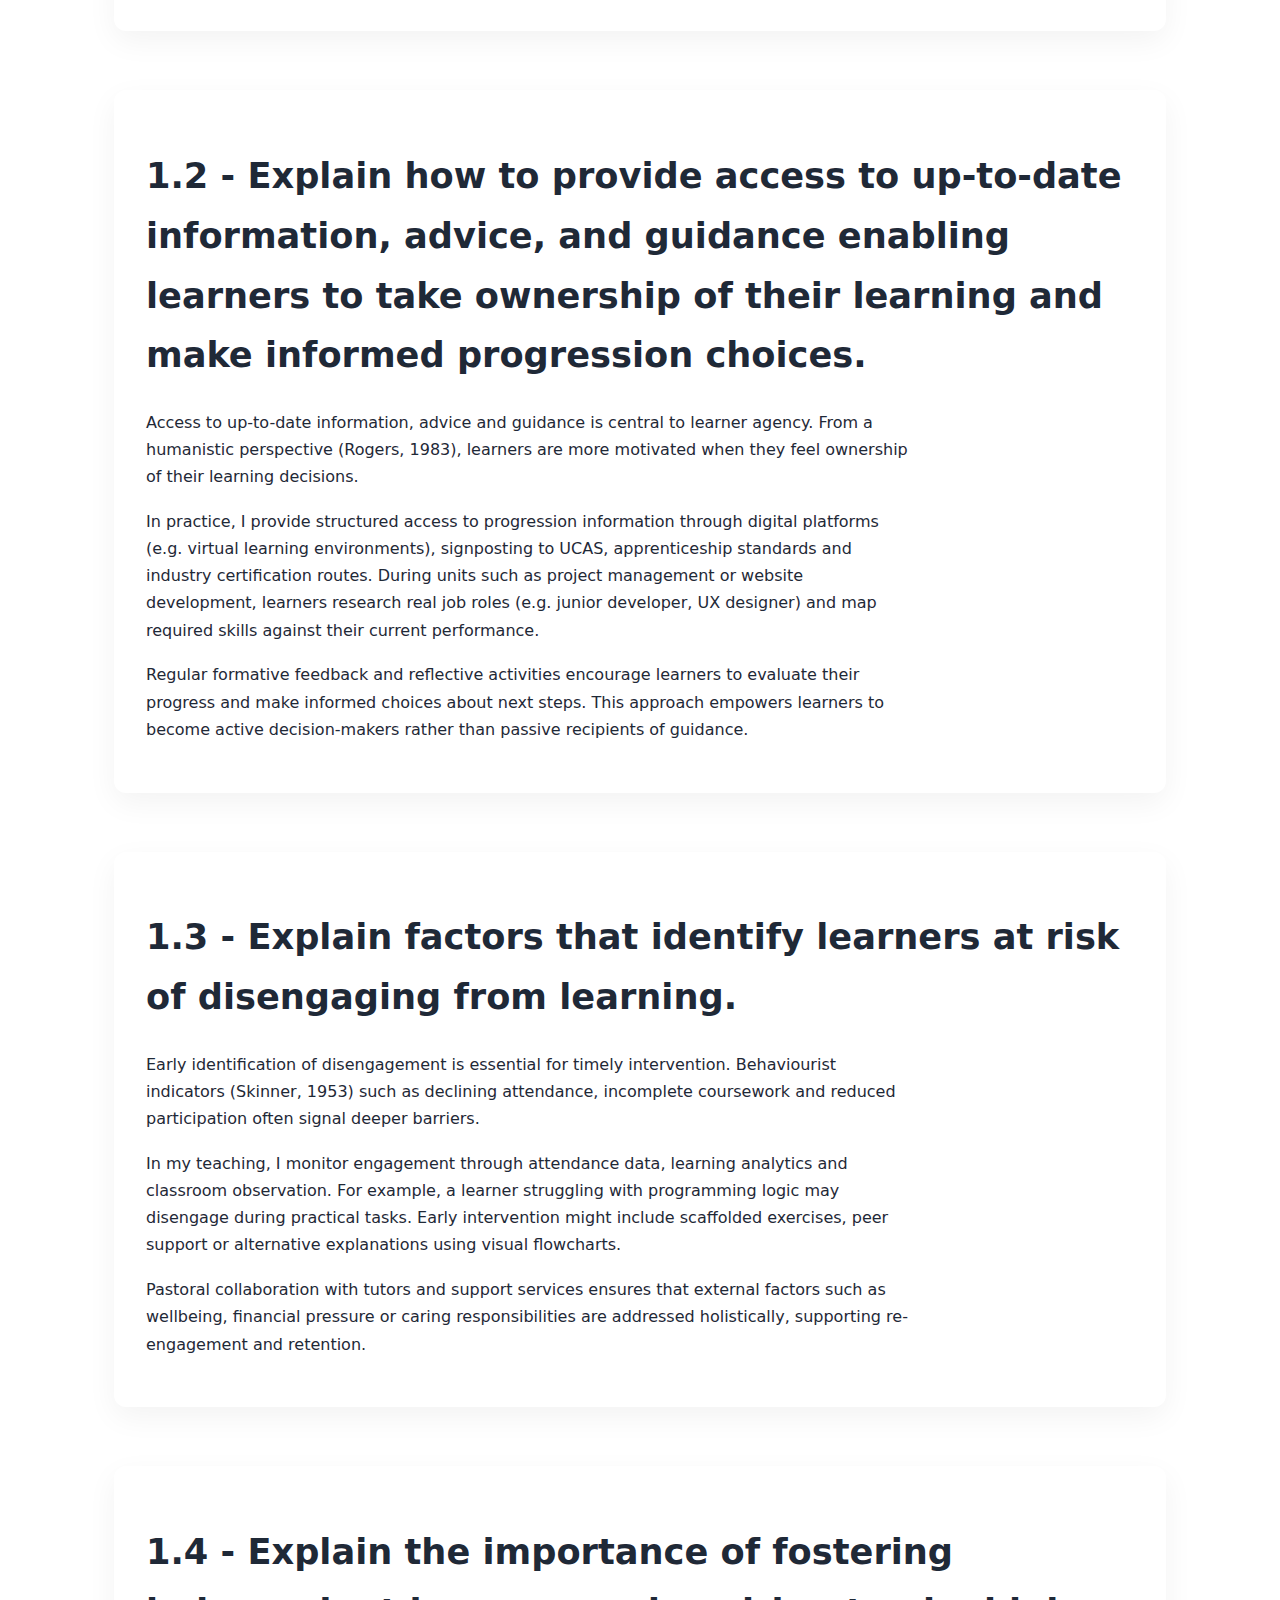
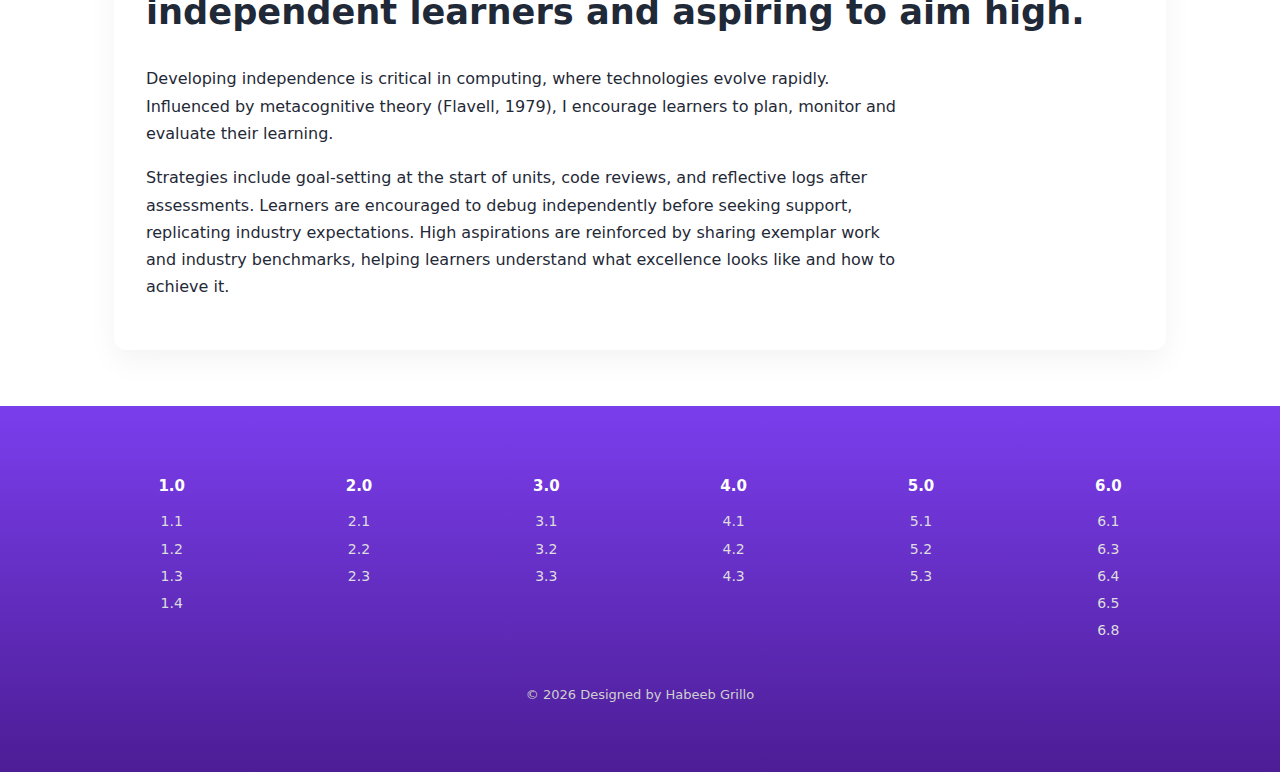
<file: Pages/page_one.html>
<!DOCTYPE html>
<html lang="en">

<head>
    <meta charset="UTF-8" />
    <meta name="viewport" content="width=device-width, initial-scale=1.0" />
    <title>Pedagogy Portfolio</title>
    <link rel="icon" type="image/png" href="../Images/beebLogo (6).png">
    <link rel="stylesheet" href="https://cdnjs.cloudflare.com/ajax/libs/font-awesome/4.7.0/css/font-awesome.min.css">
    <!-- use relative path from Pages/ -->
    <link rel="stylesheet" href="assets/css/styles.css">
</head>

<body style="background-color:white;">
    <nav class="navbar">
        <!-- Logo placeholder -->
        <a href="index.html" class="logo">
            <img src="assets/Images/beebLogo (6).png" alt="Logo">
        </a>

        <!-- Hamburger button for mobile -->
        <button class="mobile-nav-toggle" aria-expanded="false" aria-controls="primary-navigation">
            <span class="hamburger" aria-hidden="true"></span>
            <span class="sr-only">Toggle navigation</span>
        </button>

        <!-- Navigation wrapper -->
        <div class="nav-items" id="primary-navigation">
            <a href="index.html">About</a>

            <div class="dropdown">
                <button class="dropbtn" onclick="location.href='page_one.html'" type="button">
                    1.0
                    <i class=" fa fa-caret-down" aria-hidden="true"></i>
                </button>
                <div class="dropdown-content">
                    <a href="page_one.html#section1">1.1</a>
                    <a href="page_one.html#section2">1.2</a>
                    <a href="page_one.html#section3">1.3</a>
                    <a href="page_one.html#section4">1.4</a>
                </div>
            </div>

            <div class="dropdown">
                <button class="dropbtn" onclick="location.href='page_two.html'" type="button">2.0
                    <i class="fa fa-caret-down" aria-hidden="true"></i>

                </button>
                <div class="dropdown-content">
                    <a href="page_two.html#section1">2.1</a>
                    <a href="page_two.html#section2">2.2</a>
                    <a href="page_two.html#section3">2.3</a>
                </div>
            </div>

            <div class="dropdown">
                <button class="dropbtn" onclick="location.href='page_three.html'" type="button">3.0
                    <i class="fa fa-caret-down" aria-hidden="true"></i>
                </button>
                <div class="dropdown-content">
                    <a href="page_three.html#section1">3.1</a>
                    <a href="page_three.html#section2">3.2</a>
                    <a href="page_three.html#section3">3.3</a>
                </div>
            </div>

            <div class="dropdown">
                <button class="dropbtn" onclick="location.href='page_four.html'" type="button">4.0
                    <i class="fa fa-caret-down" aria-hidden="true"></i>
                </button>
                <div class="dropdown-content">
                    <a href="page_four.html#section1">4.1</a>
                    <a href="page_four.html#section2">4.2</a>
                    <a href="page_four.html#section3">4.3</a>
                </div>
            </div>

            <div class="dropdown">
                <button class="dropbtn" onclick="location.href='page_five.html'" type="button">5.0
                    <i class="fa fa-caret-down" aria-hidden="true"></i>
                </button>
                <div class="dropdown-content">
                    <a href="page_five.html#section1">5.1</a>
                    <a href="page_five.html#section2">5.2</a>
                    <a href="page_five.html#section3">5.3</a>
                </div>
            </div>

            <div class="dropdown">
                <button class="dropbtn" onclick="location.href='page_six.html'" type="button">6.0
                    <i class="fa fa-caret-down" aria-hidden="true"></i>
                </button>
                <div class="dropdown-content">
                    <a href="page_six.html#section1">6.1</a>
                    <a href="page_six.html#section3">6.3</a>
                    <a href="page_six.html#section4">6.4</a>
                    <a href="page_six.html#section5">6.5</a>
                    <a href="page_six.html#section6">6.8</a>
                </div>
            </div>

            <a href="growth.html">Growth Journey</a>
            <a href="reference.html">Reference</a>
        </div>
    </nav>
    <!-- main wrapper required so footer is pushed to bottom by CSS flex -->
    <main class="main-content">
        <div class="page-inner">
            <!-- Replace this sample content with your page content -->
            <section id="section1">
                <h1>1.1 - Describe ways to prepare learners for their transition through education, further
                    training,
                    and into employment.</h2>
                    <p>Preparing learners for transition requires more than subject knowledge; it requires
                        confidence,
                        adaptability and
                        employability skills. Drawing on constructivist theory (Vygotsky, 1978), I design learning
                        that
                        gradually shifts
                        responsibility from lecturer-led instruction to learner autonomy.</p>

                    <p>In computing lessons, I explicitly link classroom tasks to industry practice. For example,
                        learners working on website
                        development are introduced to client briefs, version control concepts and iterative
                        feedback,
                        mirroring real software
                        development cycles. Mentoring is embedded through regular one-to-one progress discussions,
                        where
                        learners review technical skills, behaviour for learning and career intentions.</p>



                    <p>The attachment below is how I introduced Github version control, which is an industry standard
                        and prepares my students into expectations when they get into employment or further education or
                        training.</p>

                    <h3>Github Version Control Activity</h3>

                    <div style="position: relative; width: 100%; height: 0; padding-top: 56.2500%;
                         padding-bottom: 0; box-shadow: 0 2px 8px 0 rgba(63,69,81,0.16); margin-top: 1.6em; margin-bottom: 0.9em; overflow: hidden;
                         border-radius: 8px; will-change: transform;">
                        <iframe loading="lazy"
                            style="position: absolute; width: 100%; height: 100%; top: 0; left: 0; border: none; padding: 0;margin: 0;"
                            src="https://www.canva.com/design/DAGRx64871c/a30OD1tt0hA2BUEs7k906A/view?embed"
                            allowfullscreen="allowfullscreen" allow="fullscreen">
                        </iframe>
                    </div>
                    <a href="https:&#x2F;&#x2F;www.canva.com&#x2F;design&#x2F;DAGRx64871c&#x2F;a30OD1tt0hA2BUEs7k906A&#x2F;view?utm_content=DAGRx64871c&amp;utm_campaign=designshare&amp;utm_medium=embeds&amp;utm_source=link"
                        target="_blank" rel="noopener">Website Version Control: github week 3</a><span> by Habeeb
                        Grillo</span>

                    <p>Personalised learning pathways are supported through differentiated assignments and choice of
                        project contexts (e.g.
                        business websites, educational platforms or social campaigns), allowing learners to align
                        learning with career goals.
                        This approach supports transition into apprenticeships, higher education or employment by
                        making
                        progression visible and
                        purposeful (Yorke, 2006).</p>

            </section> <br>
            <section id="section2">
                <h1>1.2 - Explain how to provide access to up-to-date information, advice, and guidance enabling
                    learners to take ownership of their learning and make informed progression choices.</h2>
                    <p>Access to up-to-date information, advice and guidance is central to learner agency. From a
                        humanistic perspective
                        (Rogers, 1983), learners are more motivated when they feel ownership of their learning
                        decisions.</p>

                    <p>In practice, I provide structured access to progression information through digital platforms
                        (e.g. virtual learning
                        environments), signposting to UCAS, apprenticeship standards and industry certification
                        routes.
                        During units such as
                        project management or website development, learners research real job roles (e.g. junior
                        developer, UX designer) and map
                        required skills against their current performance.</p>

                    <p>Regular formative feedback and reflective activities encourage learners to evaluate their
                        progress
                        and make informed
                        choices about next steps. This approach empowers learners to become active decision-makers
                        rather
                        than passive
                        recipients of guidance.
                    </p>


            </section> <br>
            <section id="section3">
                <h1>1.3 - Explain factors that identify learners at risk of disengaging from learning.</h2>
                    <p>Early identification of disengagement is essential for timely intervention. Behaviourist
                        indicators (Skinner, 1953) such
                        as declining attendance, incomplete coursework and reduced participation often signal deeper
                        barriers.</p>
                    <p>In my teaching, I monitor engagement through attendance data, learning analytics and
                        classroom
                        observation. For example,
                        a learner struggling with programming logic may disengage during practical tasks. Early
                        intervention might include
                        scaffolded exercises, peer support or alternative explanations using visual flowcharts.</p>
                    <p>Pastoral collaboration with tutors and support services ensures that external factors such as
                        wellbeing, financial
                        pressure or caring responsibilities are addressed holistically, supporting re-engagement and
                        retention.</p>
            </section> <br>
            <section id="section4">
                <h1>1.4 - Explain the importance of fostering independent learners and aspiring to aim high.</h2>
                    <p>Developing independence is critical in computing, where technologies evolve rapidly.
                        Influenced
                        by metacognitive theory
                        (Flavell, 1979), I encourage learners to plan, monitor and evaluate their learning.</p>

                    <p>Strategies include goal-setting at the start of units, code reviews, and reflective logs
                        after
                        assessments. Learners are
                        encouraged to debug independently before seeking support, replicating industry expectations.
                        High aspirations are
                        reinforced by sharing exemplar work and industry benchmarks, helping learners understand
                        what
                        excellence looks like and
                        how to achieve it.</p>
            </section>
        </div>

    </main>

    <!-- big site footer with all dropdown links -->
    <footer class="site-footer">
        <div class="footer-grid">
            <div class="footer-col">
                <h4>1.0</h4>
                <ul>
                    <li><a href="page_one.html#section1">1.1</a></li>
                    <li><a href="page_one.html#section2">1.2</a></li>
                    <li><a href="page_one.html#section3">1.3</a></li>
                    <li><a href="page_one.html#section4">1.4</a></li>
                </ul>
            </div>
            <div class="footer-col">
                <h4>2.0</h4>
                <ul>
                    <li><a href="page_two.html#section1">2.1</a></li>
                    <li><a href="page_two.html#section2">2.2</a></li>
                    <li><a href="page_two.html#section3">2.3</a></li>
                </ul>
            </div>
            <div class="footer-col">
                <h4>3.0</h4>
                <ul>
                    <li><a href="page_three.html#section1">3.1</a></li>
                    <li><a href="page_three.html#section2">3.2</a></li>
                    <li><a href="page_three.html#section3">3.3</a></li>
                </ul>
            </div>
            <div class="footer-col">
                <h4>4.0</h4>
                <ul>
                    <li><a href="page_four.html#section1">4.1</a></li>
                    <li><a href="page_four.html#section2">4.2</a></li>
                    <li><a href="page_four.html#section3">4.3</a></li>
                </ul>
            </div>
            <div class="footer-col">
                <h4>5.0</h4>
                <ul>
                    <li><a href="page_five.html#section1">5.1</a></li>
                    <li><a href="page_five.html#section2">5.2</a></li>
                    <li><a href="page_five.html#section3">5.3</a></li>
                </ul>
            </div>
            <div class="footer-col">
                <h4>6.0</h4>
                <ul>
                    <li><a href="page_six.html#section1">6.1</a></li>
                    <li><a href="page_six.html#section3">6.3</a></li>
                    <li><a href="page_six.html#section4">6.4</a></li>
                    <li><a href="page_six.html#section5">6.5</a></li>
                    <li><a href="page_six.html#section6">6.8</a></li>
                </ul>
            </div>
        </div>
        <div class="footer-bottom">
            <p>&copy; <span id="year"></span> Designed by Habeeb Grillo</p>
        </div>
    </footer>

    <script>
        // set current year in footer
        document.getElementById('year').textContent = new Date().getFullYear();

        // Mobile menu toggle
        const navToggle = document.querySelector('.mobile-nav-toggle');
        const navItems = document.querySelector('.nav-items');
        if (navToggle && navItems) {
            navToggle.addEventListener('click', () => {
                const expanded = navToggle.getAttribute('aria-expanded') === 'true';
                navToggle.setAttribute('aria-expanded', String(!expanded));
                navItems.classList.toggle('show');
                navToggle.classList.toggle('active');
            });
            // close when clicking outside
            document.addEventListener('click', (e) => {
                if (!e.target.closest('.navbar')) {
                    navItems.classList.remove('show');
                    navToggle.classList.remove('active');
                    navToggle.setAttribute('aria-expanded', 'false');
                }
            });
        }
    </script>
</body>

</html>
</file>
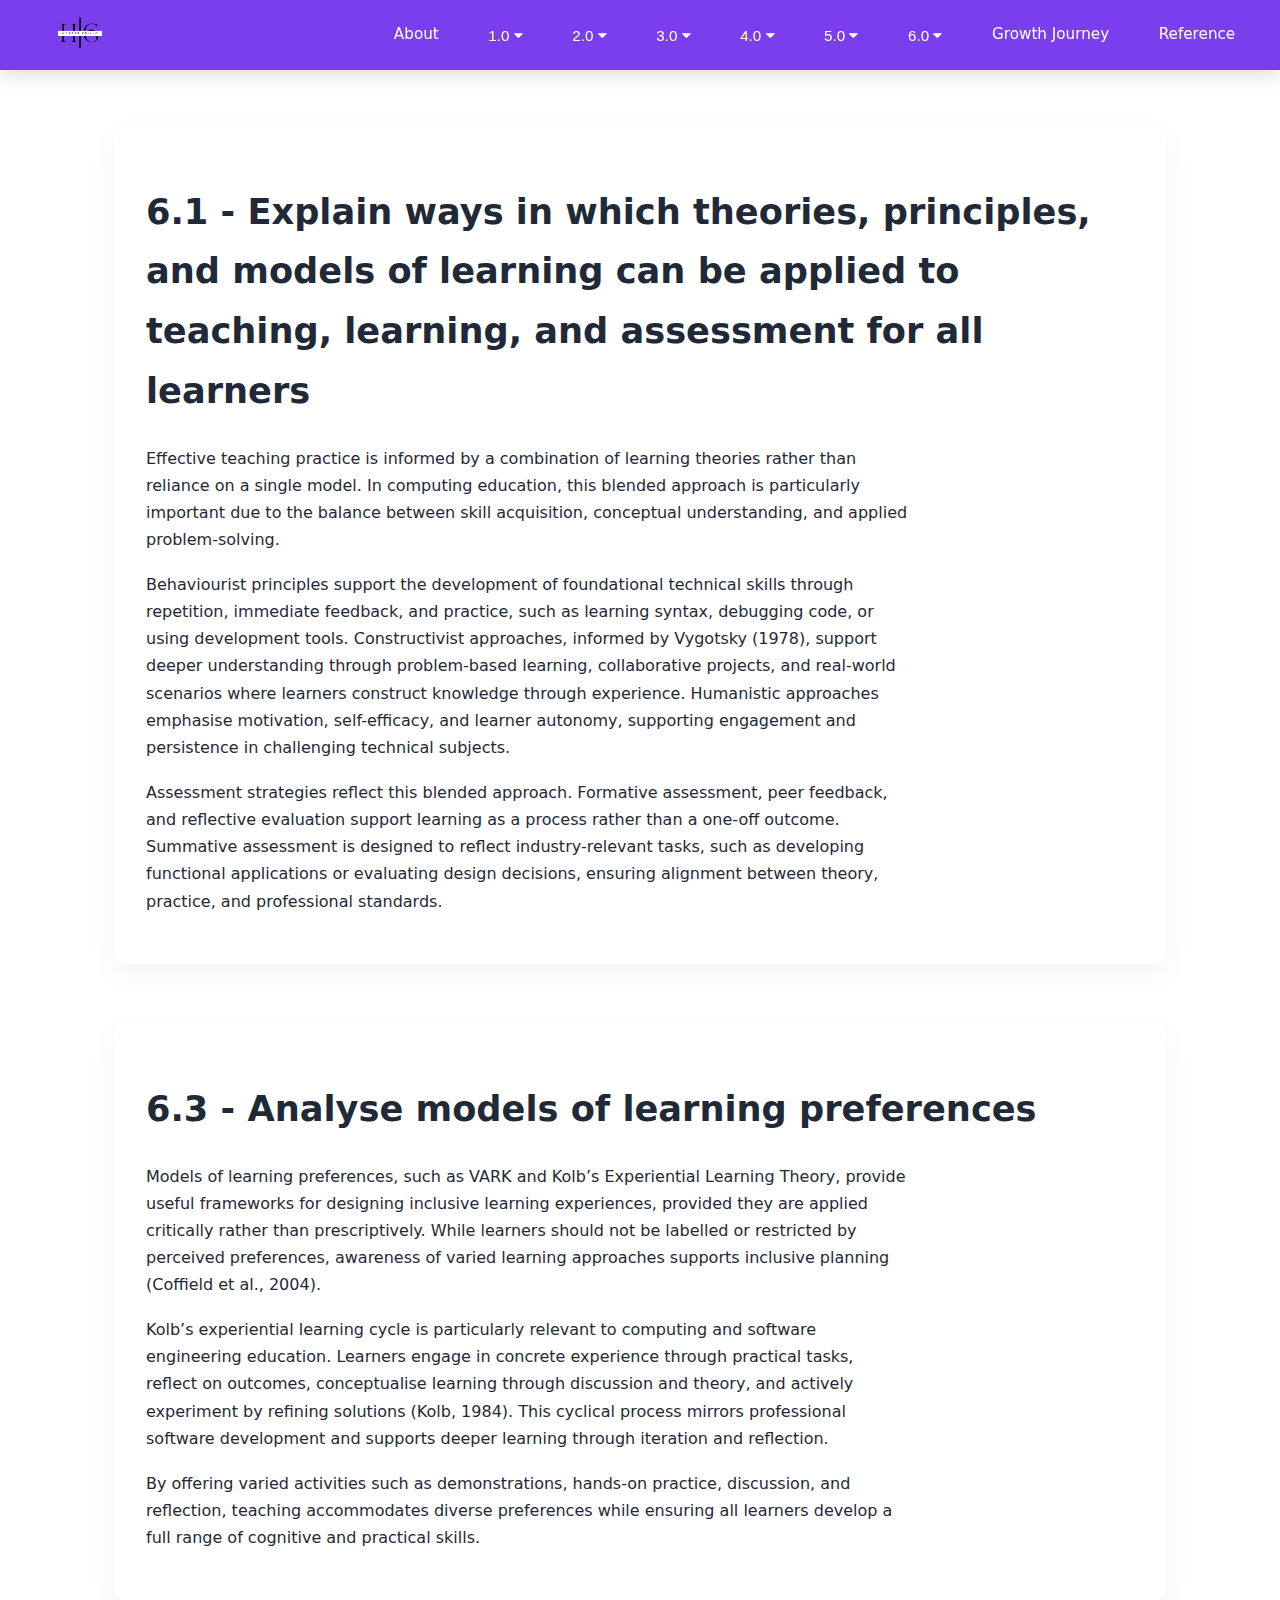
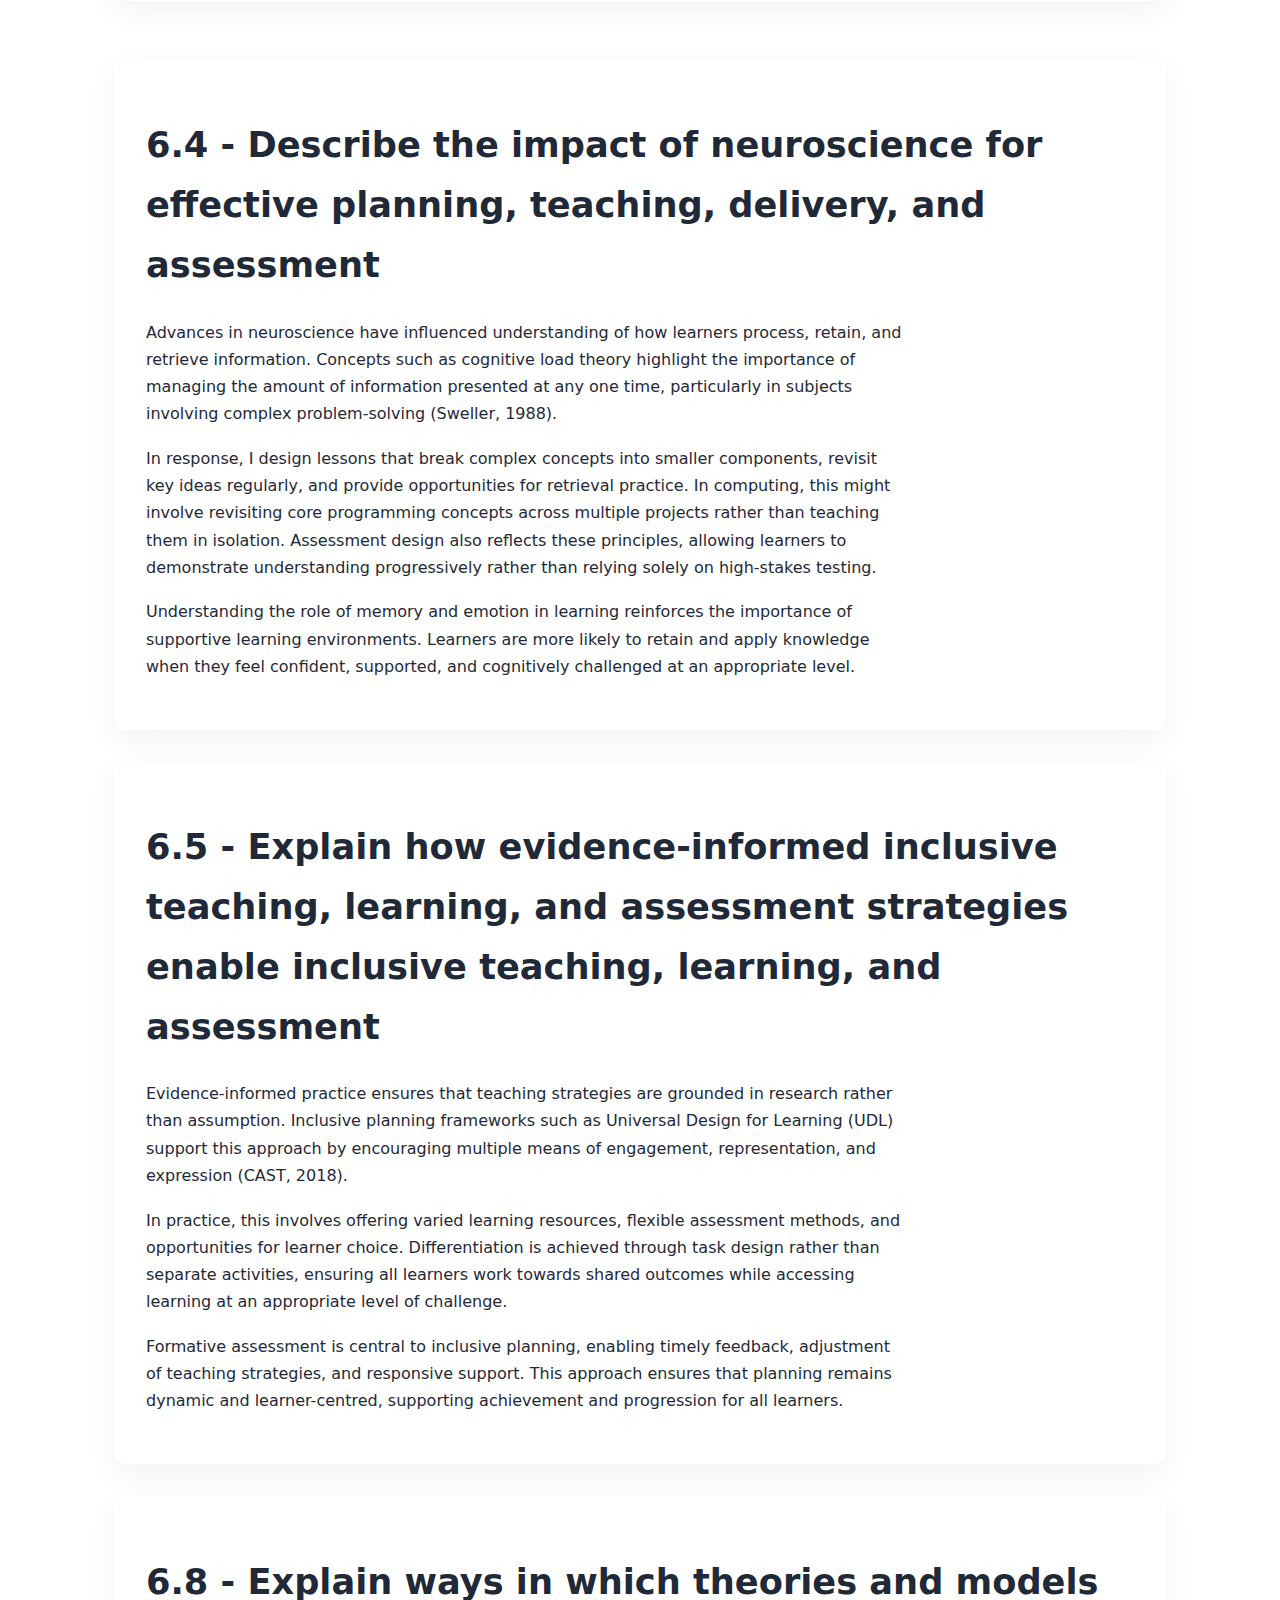
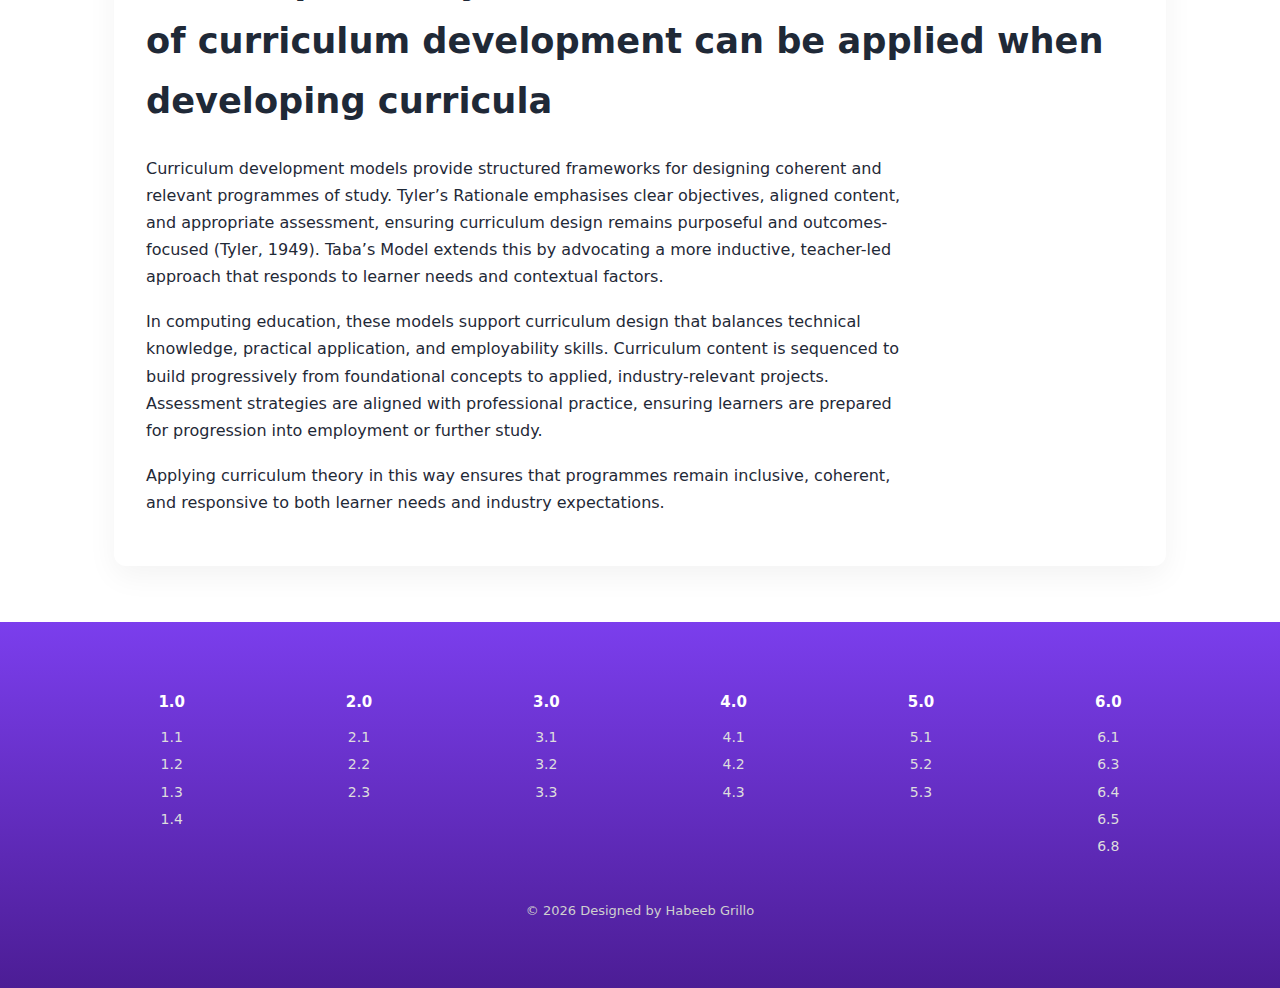
<file: Pages/page_six.html>
<!DOCTYPE html>
<html lang="en">

<head>
    <meta charset="UTF-8" />
    <meta name="viewport" content="width=device-width, initial-scale=1.0" />
    <title>Pedagogy Portfolio</title>
    <link rel="icon" type="image/png" href="../Images/beebLogo (6).png">
    <link rel="stylesheet" href="https://cdnjs.cloudflare.com/ajax/libs/font-awesome/4.7.0/css/font-awesome.min.css">
    <!-- use relative path from Pages/ -->
    <link rel="stylesheet" href="assets/css/styles.css">
</head>

<body style="background-color:white;">
    <nav class="navbar">
        <!-- Logo placeholder -->
        <a href="index.html" class="logo">
            <img src="assets/Images/beebLogo (6).png" alt="Logo">
        </a>

        <!-- Hamburger button for mobile -->
        <button class="mobile-nav-toggle" aria-expanded="false" aria-controls="primary-navigation">
            <span class="hamburger" aria-hidden="true"></span>
            <span class="sr-only">Toggle navigation</span>
        </button>

        <!-- Navigation wrapper -->
        <div class="nav-items" id="primary-navigation">
            <a href="index.html">About</a>

            <div class="dropdown">
                <button class="dropbtn" onclick="location.href='page_one.html'" type="button">
                    1.0
                    <i class=" fa fa-caret-down" aria-hidden="true"></i>
                </button>
                <div class="dropdown-content">
                    <a href="page_one.html#section1">1.1</a>
                    <a href="page_one.html#section2">1.2</a>
                    <a href="page_one.html#section3">1.3</a>
                    <a href="page_one.html#section4">1.4</a>
                </div>
            </div>

            <div class="dropdown">
                <button class="dropbtn" onclick="location.href='page_two.html'" type="button">2.0
                    <i class="fa fa-caret-down" aria-hidden="true"></i>

                </button>
                <div class="dropdown-content">
                    <a href="page_two.html#section1">2.1</a>
                    <a href="page_two.html#section2">2.2</a>
                    <a href="page_two.html#section3">2.3</a>
                </div>
            </div>

            <div class="dropdown">
                <button class="dropbtn" onclick="location.href='page_three.html'" type="button">3.0
                    <i class="fa fa-caret-down" aria-hidden="true"></i>
                </button>
                <div class="dropdown-content">
                    <a href="page_three.html#section1">3.1</a>
                    <a href="page_three.html#section2">3.2</a>
                    <a href="page_three.html#section3">3.3</a>
                </div>
            </div>

            <div class="dropdown">
                <button class="dropbtn" onclick="location.href='page_four.html'" type="button">4.0
                    <i class="fa fa-caret-down" aria-hidden="true"></i>
                </button>
                <div class="dropdown-content">
                    <a href="page_four.html#section1">4.1</a>
                    <a href="page_four.html#section2">4.2</a>
                    <a href="page_four.html#section3">4.3</a>
                </div>
            </div>

            <div class="dropdown">
                <button class="dropbtn" onclick="location.href='page_five.html'" type="button">5.0
                    <i class="fa fa-caret-down" aria-hidden="true"></i>
                </button>
                <div class="dropdown-content">
                    <a href="page_five.html#section1">5.1</a>
                    <a href="page_five.html#section2">5.2</a>
                    <a href="page_five.html#section3">5.3</a>
                </div>
            </div>

            <div class="dropdown">
                <button class="dropbtn" onclick="location.href='page_six.html'" type="button">6.0
                    <i class="fa fa-caret-down" aria-hidden="true"></i>
                </button>
                <div class="dropdown-content">
                    <a href="page_six.html#section1">6.1</a>
                    <a href="page_six.html#section3">6.3</a>
                    <a href="page_six.html#section4">6.4</a>
                    <a href="page_six.html#section5">6.5</a>
                    <a href="page_six.html#section8">6.8</a>
                </div>
            </div>

            <a href="growth.html">Growth Journey</a>
            <a href="reference.html">Reference</a>
        </div>
    </nav>

    <!-- main wrapper required so footer is pushed to bottom by CSS flex -->
    <main class="main-content">
        <div class="page-inner">


            <section id="section1">
                <h1>6.1 - Explain ways in which theories, principles, and models of learning can be applied to teaching,
                    learning, and assessment
                    for all learners</h2>
                    <p>Effective teaching practice is informed by a combination of learning theories rather than
                        reliance on a single model. In
                        computing education, this blended approach is particularly important due to the balance between
                        skill acquisition,
                        conceptual understanding, and applied problem-solving.
                    </p>

                    <p>Behaviourist principles support the development of foundational technical skills through
                        repetition, immediate feedback,
                        and practice, such as learning syntax, debugging code, or using development tools.
                        Constructivist approaches, informed
                        by Vygotsky (1978), support deeper understanding through problem-based learning, collaborative
                        projects, and real-world
                        scenarios where learners construct knowledge through experience. Humanistic approaches emphasise
                        motivation,
                        self-efficacy, and learner autonomy, supporting engagement and persistence in challenging
                        technical subjects.</p>

                    <p>Assessment strategies reflect this blended approach. Formative assessment, peer feedback, and
                        reflective evaluation
                        support learning as a process rather than a one-off outcome. Summative assessment is designed to
                        reflect
                        industry-relevant tasks, such as developing functional applications or evaluating design
                        decisions, ensuring alignment
                        between theory, practice, and professional standards.</p>

            </section> <br>
            <section id="section3">
                <h1>6.3 - Analyse models of learning preferences</h2>
                    <p>Models of learning preferences, such as VARK and Kolb’s Experiential Learning Theory, provide
                        useful frameworks for
                        designing inclusive learning experiences, provided they are applied critically rather than
                        prescriptively. While
                        learners should not be labelled or restricted by perceived preferences, awareness of varied
                        learning approaches supports
                        inclusive planning (Coffield et al., 2004).
                    </p>

                    <p>Kolb’s experiential learning cycle is particularly relevant to computing and software engineering
                        education. Learners
                        engage in concrete experience through practical tasks, reflect on outcomes, conceptualise
                        learning through discussion
                        and theory, and actively experiment by refining solutions (Kolb, 1984). This cyclical process
                        mirrors professional
                        software development and supports deeper learning through iteration and reflection.</p>

                    <p>By offering varied activities such as demonstrations, hands-on practice, discussion, and
                        reflection, teaching accommodates diverse preferences while ensuring all learners develop a full
                        range of cognitive and practical skills.</p>



            </section> <br>
            <section id="section4">
                <h1>6.4 - Describe the impact of neuroscience for effective planning, teaching, delivery, and assessment
                    </h2>
                    <p>Advances in neuroscience have influenced understanding of how learners process, retain, and
                        retrieve information.
                        Concepts such as cognitive load theory highlight the importance of managing the amount of
                        information presented at any
                        one time, particularly in subjects involving complex problem-solving (Sweller, 1988).</p>
                    <p>In response, I design lessons that break complex concepts into smaller components, revisit key
                        ideas regularly, and
                        provide opportunities for retrieval practice. In computing, this might involve revisiting core
                        programming concepts
                        across multiple projects rather than teaching them in isolation. Assessment design also reflects
                        these principles,
                        allowing learners to demonstrate understanding progressively rather than relying solely on
                        high-stakes testing.</p>
                    <p>Understanding the role of memory and emotion in learning reinforces the importance of supportive
                        learning environments.
                        Learners are more likely to retain and apply knowledge when they feel confident, supported, and
                        cognitively challenged
                        at an appropriate level.</p>

            </section>

            <section id="section5">
                <h1>6.5 - Explain how evidence-informed inclusive teaching, learning, and assessment strategies enable
                    inclusive teaching,
                    learning, and assessment
                    </h2>
                    <p>Evidence-informed practice ensures that teaching strategies are grounded in research rather than
                        assumption. Inclusive
                        planning frameworks such as Universal Design for Learning (UDL) support this approach by
                        encouraging multiple means of
                        engagement, representation, and expression (CAST, 2018).
                    </p>
                    <p>In practice, this involves offering varied learning resources, flexible assessment methods, and
                        opportunities for
                        learner choice. Differentiation is achieved through task design rather than separate activities,
                        ensuring all learners
                        work towards shared outcomes while accessing learning at an appropriate level of challenge.
                    </p>
                    <p>Formative assessment is central to inclusive planning, enabling timely feedback, adjustment of
                        teaching strategies, and
                        responsive support. This approach ensures that planning remains dynamic and learner-centred,
                        supporting achievement and
                        progression for all learners.</p>
            </section>

            <section id="section8">
                <h1>6.8 - Explain ways in which theories and models of curriculum development can be applied when
                    developing curricula
                    </h2>
                    <p>Curriculum development models provide structured frameworks for designing coherent and relevant
                        programmes of study.
                        Tyler’s Rationale emphasises clear objectives, aligned content, and appropriate assessment,
                        ensuring curriculum design
                        remains purposeful and outcomes-focused (Tyler, 1949). Taba’s Model extends this by advocating a
                        more inductive,
                        teacher-led approach that responds to learner needs and contextual factors.</p>
                    <p>In computing education, these models support curriculum design that balances technical knowledge,
                        practical application,
                        and employability skills. Curriculum content is sequenced to build progressively from
                        foundational concepts to applied,
                        industry-relevant projects. Assessment strategies are aligned with professional practice,
                        ensuring learners are prepared
                        for progression into employment or further study.
                    </p>
                    <p>Applying curriculum theory in this way ensures that programmes remain inclusive, coherent, and
                        responsive to both
                        learner needs and industry expectations.
                    </p>
            </section>

        </div>
    </main>

    <!-- big site footer with all dropdown links -->
    <footer class="site-footer">
        <div class="footer-grid">
            <div class="footer-col">
                <h4>1.0</h4>
                <ul>
                    <li><a href="page_one.html#section1">1.1</a></li>
                    <li><a href="page_one.html#section2">1.2</a></li>
                    <li><a href="page_one.html#section3">1.3</a></li>
                    <li><a href="page_one.html#section4">1.4</a></li>
                </ul>
            </div>
            <div class="footer-col">
                <h4>2.0</h4>
                <ul>
                    <li><a href="page_two.html#section1">2.1</a></li>
                    <li><a href="page_two.html#section2">2.2</a></li>
                    <li><a href="page_two.html#section3">2.3</a></li>
                </ul>
            </div>
            <div class="footer-col">
                <h4>3.0</h4>
                <ul>
                    <li><a href="page_three.html#section1">3.1</a></li>
                    <li><a href="page_three.html#section2">3.2</a></li>
                    <li><a href="page_three.html#section3">3.3</a></li>
                </ul>
            </div>
            <div class="footer-col">
                <h4>4.0</h4>
                <ul>
                    <li><a href="page_four.html#section1">4.1</a></li>
                    <li><a href="page_four.html#section2">4.2</a></li>
                    <li><a href="page_four.html#section3">4.3</a></li>
                </ul>
            </div>
            <div class="footer-col">
                <h4>5.0</h4>
                <ul>
                    <li><a href="page_five.html#section1">5.1</a></li>
                    <li><a href="page_five.html#section2">5.2</a></li>
                    <li><a href="page_five.html#section3">5.3</a></li>
                </ul>
            </div>
            <div class="footer-col">
                <h4>6.0</h4>
                <ul>
                    <li><a href="page_six.html#section1">6.1</a></li>
                    <li><a href="page_six.html#section3">6.3</a></li>
                    <li><a href="page_six.html#section4">6.4</a></li>
                    <li><a href="page_six.html#section5">6.5</a></li>
                    <li><a href="page_six.html#section6">6.8</a></li>
                </ul>
            </div>
        </div>
        <div class="footer-bottom">
            <p>&copy; <span id="year"></span> Designed by Habeeb Grillo</p>
        </div>
    </footer>

    <script>
        // set current year in footer
        document.getElementById('year').textContent = new Date().getFullYear();

        // Mobile menu toggle
        const navToggle = document.querySelector('.mobile-nav-toggle');
        const navItems = document.querySelector('.nav-items');
        if (navToggle && navItems) {
            navToggle.addEventListener('click', () => {
                const expanded = navToggle.getAttribute('aria-expanded') === 'true';
                navToggle.setAttribute('aria-expanded', String(!expanded));
                navItems.classList.toggle('show');
                navToggle.classList.toggle('active');
            });
            // close when clicking outside
            document.addEventListener('click', (e) => {
                if (!e.target.closest('.navbar')) {
                    navItems.classList.remove('show');
                    navToggle.classList.remove('active');
                    navToggle.setAttribute('aria-expanded', 'false');
                }
            });
        }
    </script>
</body>

</html>
</file>
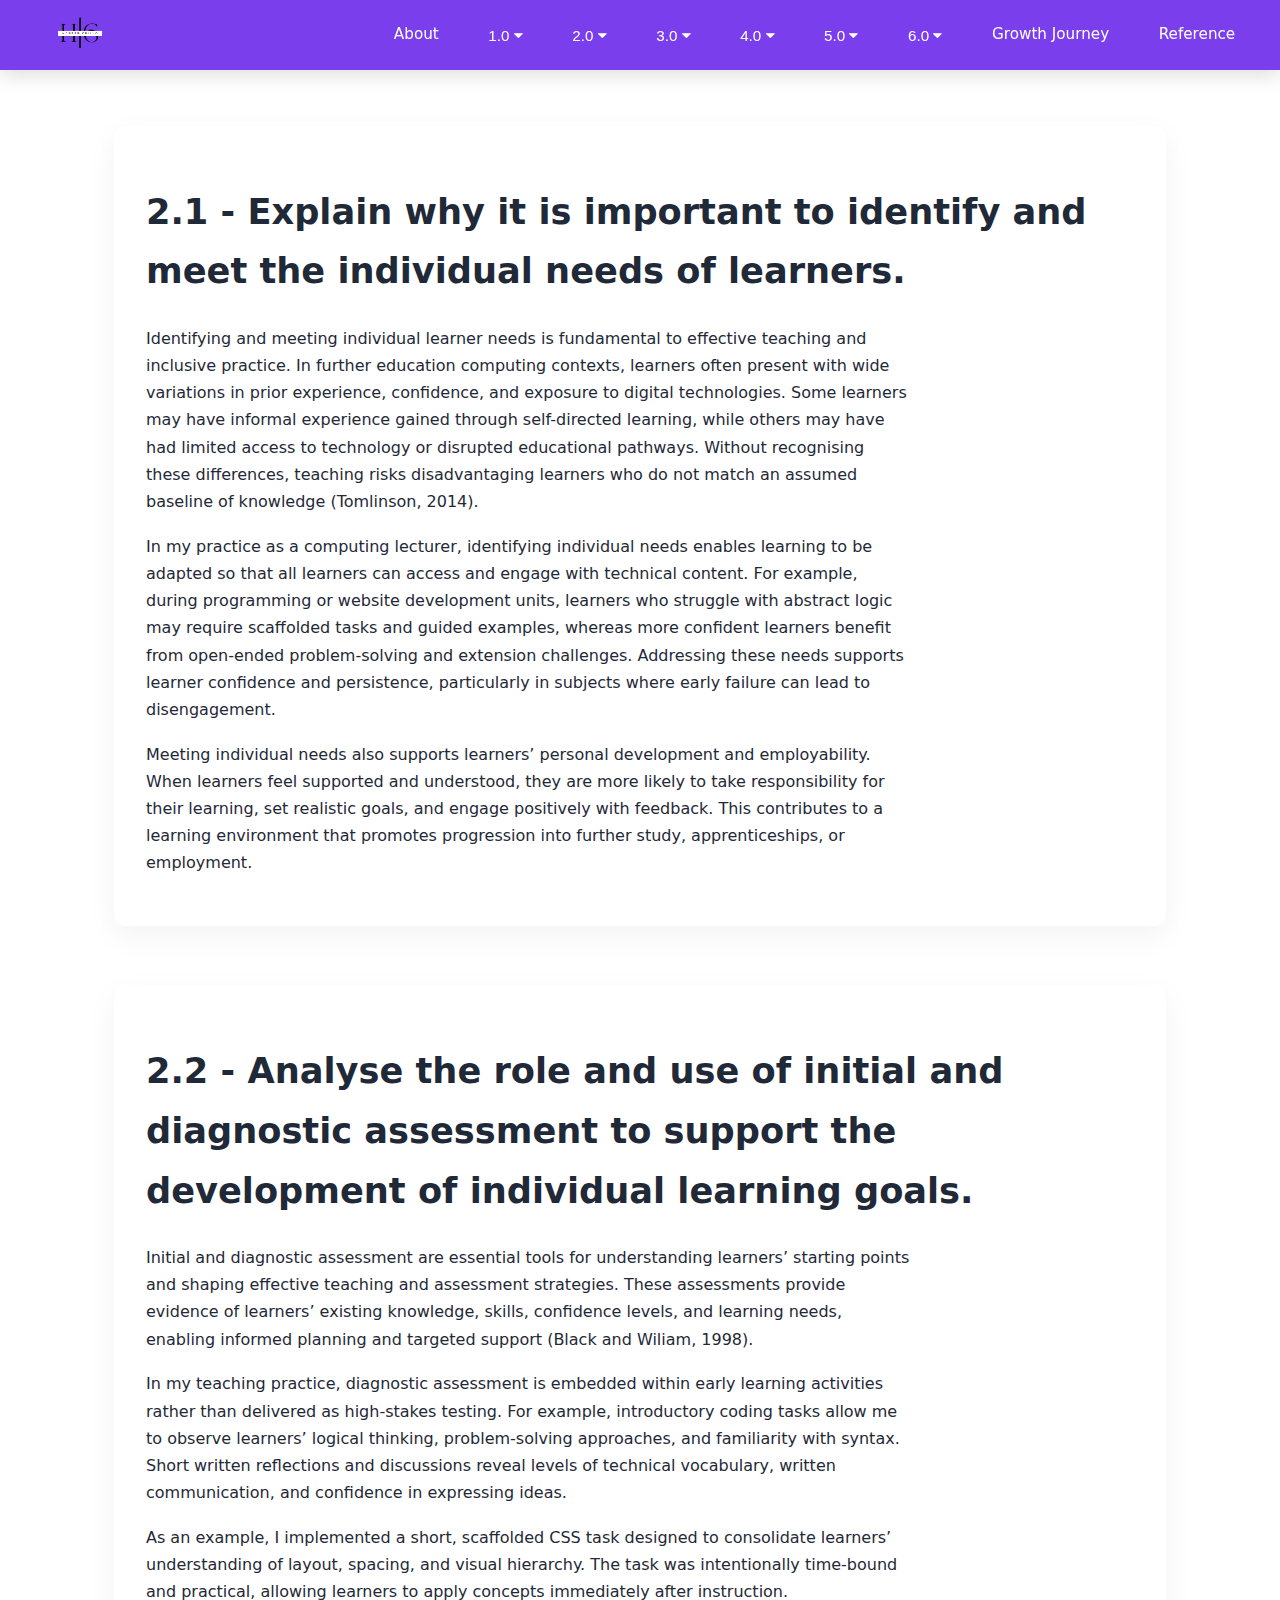
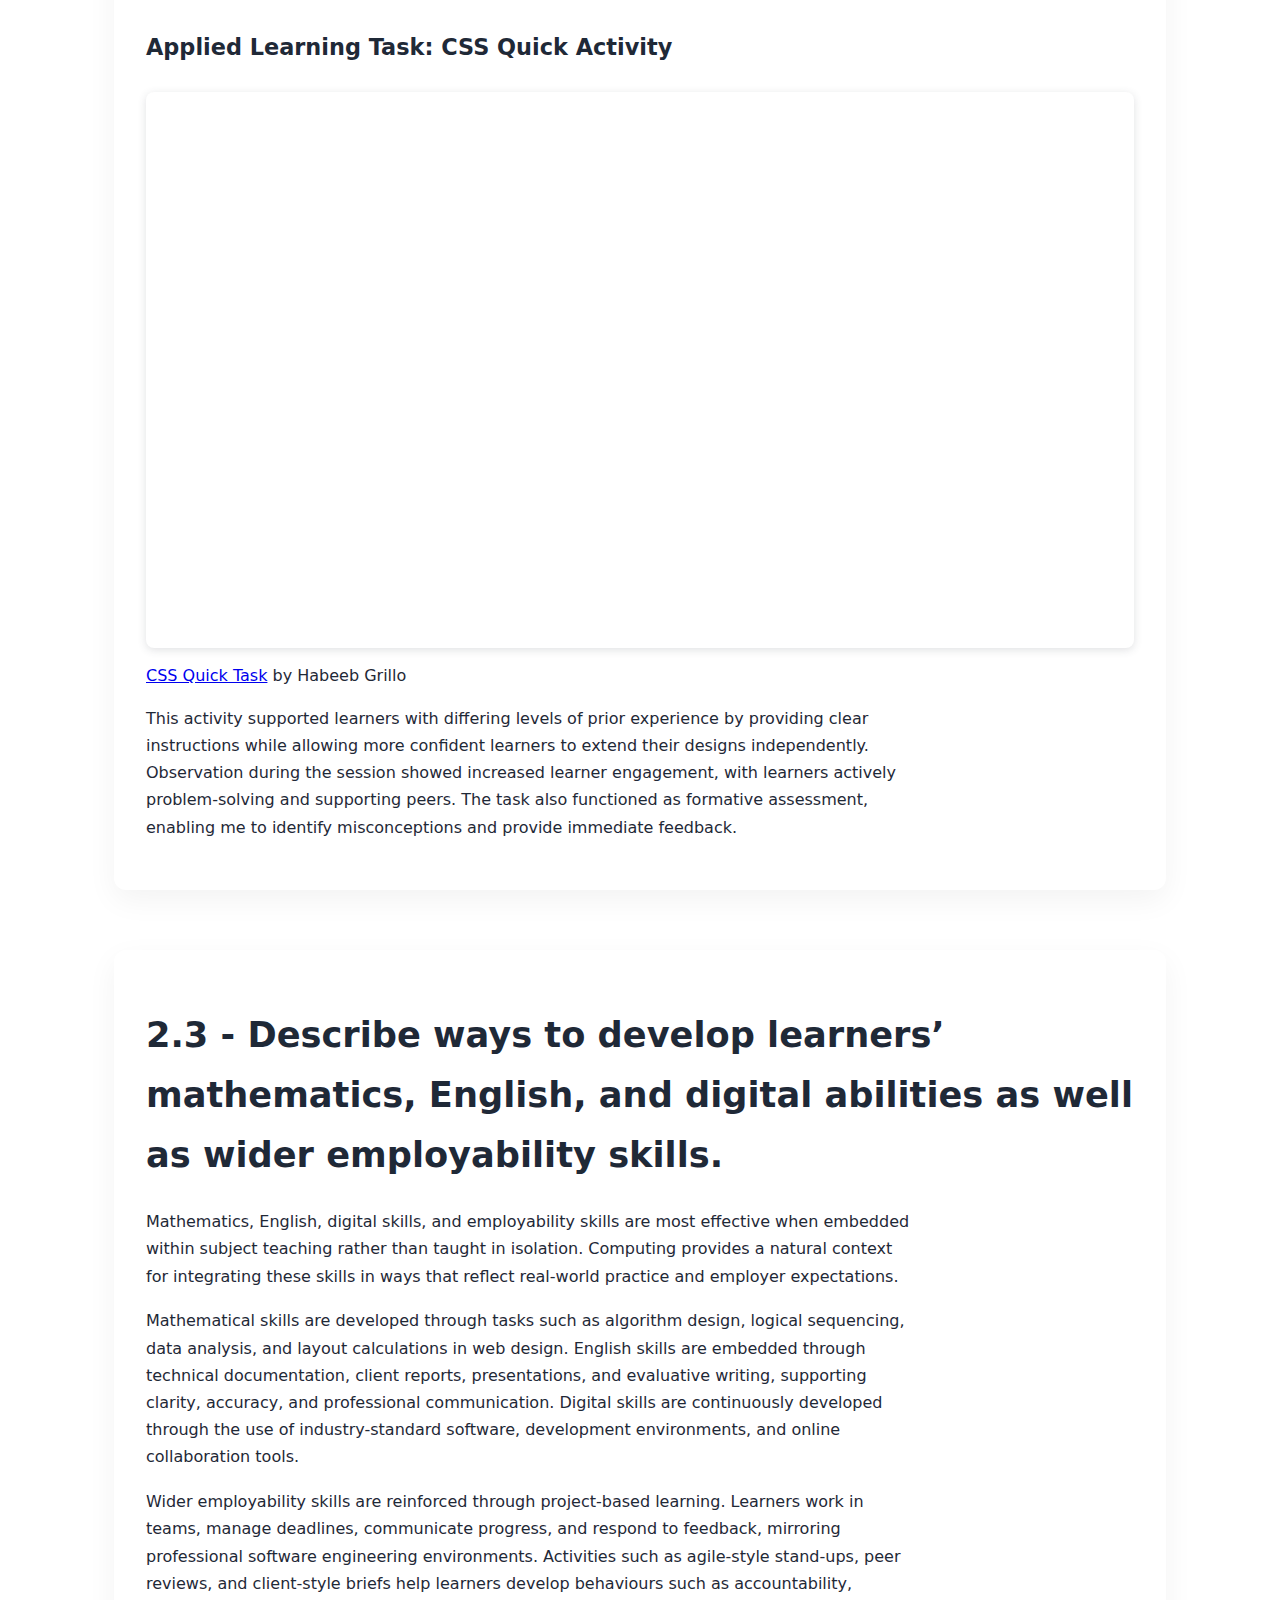
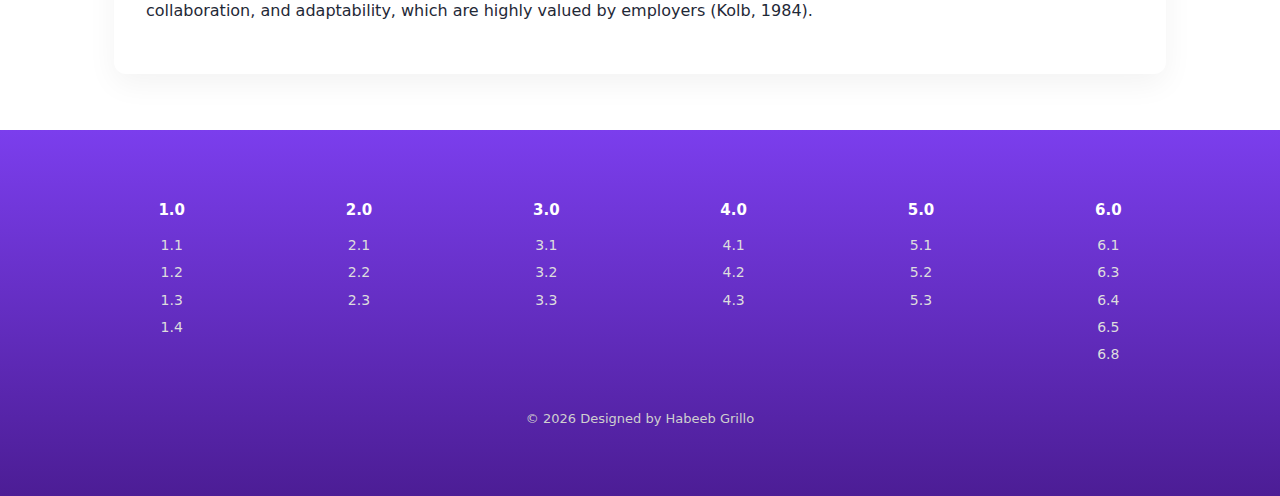
<file: Pages/page_two.html>
<!DOCTYPE html>
<html lang="en">

<head>
    <meta charset="UTF-8" />
    <meta name="viewport" content="width=device-width, initial-scale=1.0" />
    <title>Pedagogy Portfolio</title>
    <link rel="icon" type="image/png" href="../Images/beebLogo (6).png">
    <link rel="stylesheet" href="https://cdnjs.cloudflare.com/ajax/libs/font-awesome/4.7.0/css/font-awesome.min.css">
    <!-- use relative path from Pages/ -->
    <link rel="stylesheet" href="assets/css/styles.css">
</head>

<body style="background-color:white;">
    <nav class="navbar">
        <!-- Logo placeholder -->
        <a href="index.html" class="logo">
            <img src="assets/Images/beebLogo (6).png" alt="Logo">
        </a>

        <!-- Hamburger button for mobile -->
        <button class="mobile-nav-toggle" aria-expanded="false" aria-controls="primary-navigation">
            <span class="hamburger" aria-hidden="true"></span>
            <span class="sr-only">Toggle navigation</span>
        </button>

        <!-- Navigation wrapper -->
        <div class="nav-items" id="primary-navigation">
            <a href="./index.html">About</a>

            <div class="dropdown">
                <button class="dropbtn" onclick="location.href='page_one.html'" type="button">
                    1.0
                    <i class=" fa fa-caret-down" aria-hidden="true"></i>
                </button>
                <div class="dropdown-content">
                    <a href="page_one.html#section1">1.1</a>
                    <a href="page_one.html#section2">1.2</a>
                    <a href="page_one.html#section3">1.3</a>
                    <a href="page_one.html#section4">1.4</a>
                </div>
            </div>

            <div class="dropdown">
                <button class="dropbtn" onclick="location.href='page_two.html'" type="button">2.0
                    <i class="fa fa-caret-down" aria-hidden="true"></i>

                </button>
                <div class="dropdown-content">
                    <a href="page_two.html#section1">2.1</a>
                    <a href="page_two.html#section2">2.2</a>
                    <a href="page_two.html#section3">2.3</a>
                </div>
            </div>

            <div class="dropdown">
                <button class="dropbtn" onclick="location.href='page_three.html'" type="button">3.0
                    <i class="fa fa-caret-down" aria-hidden="true"></i>
                </button>
                <div class="dropdown-content">
                    <a href="page_three.html#section1">3.1</a>
                    <a href="page_three.html#section2">3.2</a>
                    <a href="page_three.html#section3">3.3</a>
                </div>
            </div>

            <div class="dropdown">
                <button class="dropbtn" onclick="location.href='page_four.html'" type="button">4.0
                    <i class="fa fa-caret-down" aria-hidden="true"></i>
                </button>
                <div class="dropdown-content">
                    <a href="page_four.html#section1">4.1</a>
                    <a href="page_four.html#section2">4.2</a>
                    <a href="page_four.html#section3">4.3</a>
                </div>
            </div>

            <div class="dropdown">
                <button class="dropbtn" onclick="location.href='page_five.html'" type="button">5.0
                    <i class="fa fa-caret-down" aria-hidden="true"></i>
                </button>
                <div class="dropdown-content">
                    <a href="page_five.html#section1">5.1</a>
                    <a href="page_five.html#section2">5.2</a>
                    <a href="page_five.html#section3">5.3</a>
                </div>
            </div>

            <div class="dropdown">
                <button class="dropbtn" onclick="location.href='page_six.html'" type="button">6.0
                    <i class="fa fa-caret-down" aria-hidden="true"></i>
                </button>
                <div class="dropdown-content">
                    <a href="page_six.html#section1">6.1</a>
                    <a href="page_six.html#section3">6.3</a>
                    <a href="page_six.html#section4">6.4</a>
                    <a href="page_six.html#section5">6.5</a>
                    <a href="page_six.html#section6">6.8</a>
                </div>
            </div>

            <a href="growth.html">Growth Journey</a>
            <a href="reference.html">Reference</a>
        </div>
    </nav>

    <!-- main wrapper required so footer is pushed to bottom by CSS flex -->
    <main class="main-content">
        <div class="page-inner">

            <section id="section1">
                <h1>2.1 - Explain why it is important to identify and meet the individual needs of learners.</h2>
                    <p>Identifying and meeting individual learner needs is fundamental to effective teaching and
                        inclusive practice. In further
                        education computing contexts, learners often present with wide variations in prior experience,
                        confidence, and exposure
                        to digital technologies. Some learners may have informal experience gained through self-directed
                        learning, while others
                        may have had limited access to technology or disrupted educational pathways. Without recognising
                        these differences,
                        teaching risks disadvantaging learners who do not match an assumed baseline of knowledge
                        (Tomlinson, 2014).</p>

                    <p>In my practice as a computing lecturer, identifying individual needs enables learning to be
                        adapted so that all learners
                        can access and engage with technical content. For example, during programming or website
                        development units, learners who
                        struggle with abstract logic may require scaffolded tasks and guided examples, whereas more
                        confident learners benefit
                        from open-ended problem-solving and extension challenges. Addressing these needs supports
                        learner confidence and
                        persistence, particularly in subjects where early failure can lead to disengagement.</p>
                    <p>Meeting individual needs also supports learners’ personal development and employability. When
                        learners feel supported
                        and understood, they are more likely to take responsibility for their learning, set realistic
                        goals, and engage
                        positively with feedback. This contributes to a learning environment that promotes progression
                        into further study,
                        apprenticeships, or employment.

                    </p>

            </section> <br>
            <section id="section2">
                <h1>2.2 - Analyse the role and use of initial and diagnostic assessment to support the development of
                    individual learning goals.</h2>
                    <p>Initial and diagnostic assessment are essential tools for understanding learners’ starting points
                        and shaping effective
                        teaching and assessment strategies. These assessments provide evidence of learners’ existing
                        knowledge, skills,
                        confidence levels, and learning needs, enabling informed planning and targeted support (Black
                        and Wiliam, 1998).</p>

                    <p>In my teaching practice, diagnostic assessment is embedded within early learning activities
                        rather than delivered as
                        high-stakes testing. For example, introductory coding tasks allow me to observe learners’
                        logical thinking,
                        problem-solving approaches, and familiarity with syntax. Short written reflections and
                        discussions reveal levels of
                        technical vocabulary, written communication, and confidence in expressing ideas.</p>

                    <p>As an example, I implemented a short, scaffolded CSS task designed to consolidate
                        learners’ understanding of
                        layout, spacing, and visual hierarchy. The task was intentionally time-bound and practical,
                        allowing learners to apply
                        concepts immediately after instruction.</p>

                    <h3>Applied Learning Task: CSS Quick Activity</h3>

                    <div style="position: relative; width: 100%; height: 0; padding-top: 56.2500%;
                     padding-bottom: 0; box-shadow: 0 2px 8px 0 rgba(63,69,81,0.16); margin-top: 1.6em; margin-bottom: 0.9em; overflow: hidden;
                     border-radius: 8px; will-change: transform;">
                        <iframe loading="lazy"
                            style="position: absolute; width: 100%; height: 100%; top: 0; left: 0; border: none; padding: 0;margin: 0;"
                            src="https://www.canva.com/design/DAGVse5pQSE/Z2p1V5izZoLAzN9eqN_mig/view?embed"
                            allowfullscreen="allowfullscreen" allow="fullscreen">
                        </iframe>
                    </div>
                    <a href="https:&#x2F;&#x2F;www.canva.com&#x2F;design&#x2F;DAGVse5pQSE&#x2F;Z2p1V5izZoLAzN9eqN_mig&#x2F;view?utm_content=DAGVse5pQSE&amp;utm_campaign=designshare&amp;utm_medium=embeds&amp;utm_source=link"
                        target="_blank" rel="noopener">CSS Quick Task</a><span> by Habeeb Grillo</span>

                    <p>This activity supported learners with differing levels of prior experience by providing clear
                        instructions while
                        allowing more confident learners to extend their designs independently. Observation during the
                        session showed increased
                        learner engagement, with learners actively problem-solving and supporting peers. The task also
                        functioned as formative
                        assessment, enabling me to identify misconceptions and provide immediate feedback.</p>

            </section> <br>
            <section id="section3">
                <h1>2.3 - Describe ways to develop learners’ mathematics, English, and digital abilities as well as
                    wider employability skills.</h2>
                    <p>Mathematics, English, digital skills, and employability skills are most effective when embedded
                        within subject teaching
                        rather than taught in isolation. Computing provides a natural context for integrating these
                        skills in ways that reflect
                        real-world practice and employer expectations.</p>

                    <p>Mathematical skills are developed through tasks such as algorithm design, logical sequencing,
                        data analysis, and layout
                        calculations in web design. English skills are embedded through technical documentation, client
                        reports, presentations,
                        and evaluative writing, supporting clarity, accuracy, and professional communication. Digital
                        skills are continuously
                        developed through the use of industry-standard software, development environments, and online
                        collaboration tools.</p>

                    <p>Wider employability skills are reinforced through project-based learning. Learners work in teams,
                        manage deadlines,
                        communicate progress, and respond to feedback, mirroring professional software engineering
                        environments. Activities such
                        as agile-style stand-ups, peer reviews, and client-style briefs help learners develop behaviours
                        such as accountability,
                        collaboration, and adaptability, which are highly valued by employers (Kolb, 1984).</p>

            </section>

        </div>
    </main>

    <!-- big site footer with all dropdown links -->
    <footer class="site-footer">
        <div class="footer-grid">
            <div class="footer-col">
                <h4>1.0</h4>
                <ul>
                    <li><a href="page_one.html#section1">1.1</a></li>
                    <li><a href="page_one.html#section2">1.2</a></li>
                    <li><a href="page_one.html#section3">1.3</a></li>
                    <li><a href="page_one.html#section4">1.4</a></li>
                </ul>
            </div>
            <div class="footer-col">
                <h4>2.0</h4>
                <ul>
                    <li><a href="page_two.html#section1">2.1</a></li>
                    <li><a href="page_two.html#section2">2.2</a></li>
                    <li><a href="page_two.html#section3">2.3</a></li>
                </ul>
            </div>
            <div class="footer-col">
                <h4>3.0</h4>
                <ul>
                    <li><a href="page_three.html#section1">3.1</a></li>
                    <li><a href="page_three.html#section2">3.2</a></li>
                    <li><a href="page_three.html#section3">3.3</a></li>
                </ul>
            </div>
            <div class="footer-col">
                <h4>4.0</h4>
                <ul>
                    <li><a href="page_four.html#section1">4.1</a></li>
                    <li><a href="page_four.html#section2">4.2</a></li>
                    <li><a href="page_four.html#section3">4.3</a></li>
                </ul>
            </div>
            <div class="footer-col">
                <h4>5.0</h4>
                <ul>
                    <li><a href="page_five.html#section1">5.1</a></li>
                    <li><a href="page_five.html#section2">5.2</a></li>
                    <li><a href="page_five.html#section3">5.3</a></li>
                </ul>
            </div>
            <div class="footer-col">
                <h4>6.0</h4>
                <ul>
                    <li><a href="page_six.html#section1">6.1</a></li>
                    <li><a href="page_six.html#section3">6.3</a></li>
                    <li><a href="page_six.html#section4">6.4</a></li>
                    <li><a href="page_six.html#section5">6.5</a></li>
                    <li><a href="page_six.html#section6">6.8</a></li>
                </ul>
            </div>
        </div>
        <div class="footer-bottom">
            <p>&copy; <span id="year"></span> Designed by Habeeb Grillo</p>
        </div>
    </footer>

    <script>
        // set current year in footer
        document.getElementById('year').textContent = new Date().getFullYear();

        // Mobile menu toggle
        const navToggle = document.querySelector('.mobile-nav-toggle');
        const navItems = document.querySelector('.nav-items');
        if (navToggle && navItems) {
            navToggle.addEventListener('click', () => {
                const expanded = navToggle.getAttribute('aria-expanded') === 'true';
                navToggle.setAttribute('aria-expanded', String(!expanded));
                navItems.classList.toggle('show');
                navToggle.classList.toggle('active');
            });
            // close when clicking outside
            document.addEventListener('click', (e) => {
                if (!e.target.closest('.navbar')) {
                    navItems.classList.remove('show');
                    navToggle.classList.remove('active');
                    navToggle.setAttribute('aria-expanded', 'false');
                }
            });
        }
    </script>
</body>

</html>
</file>
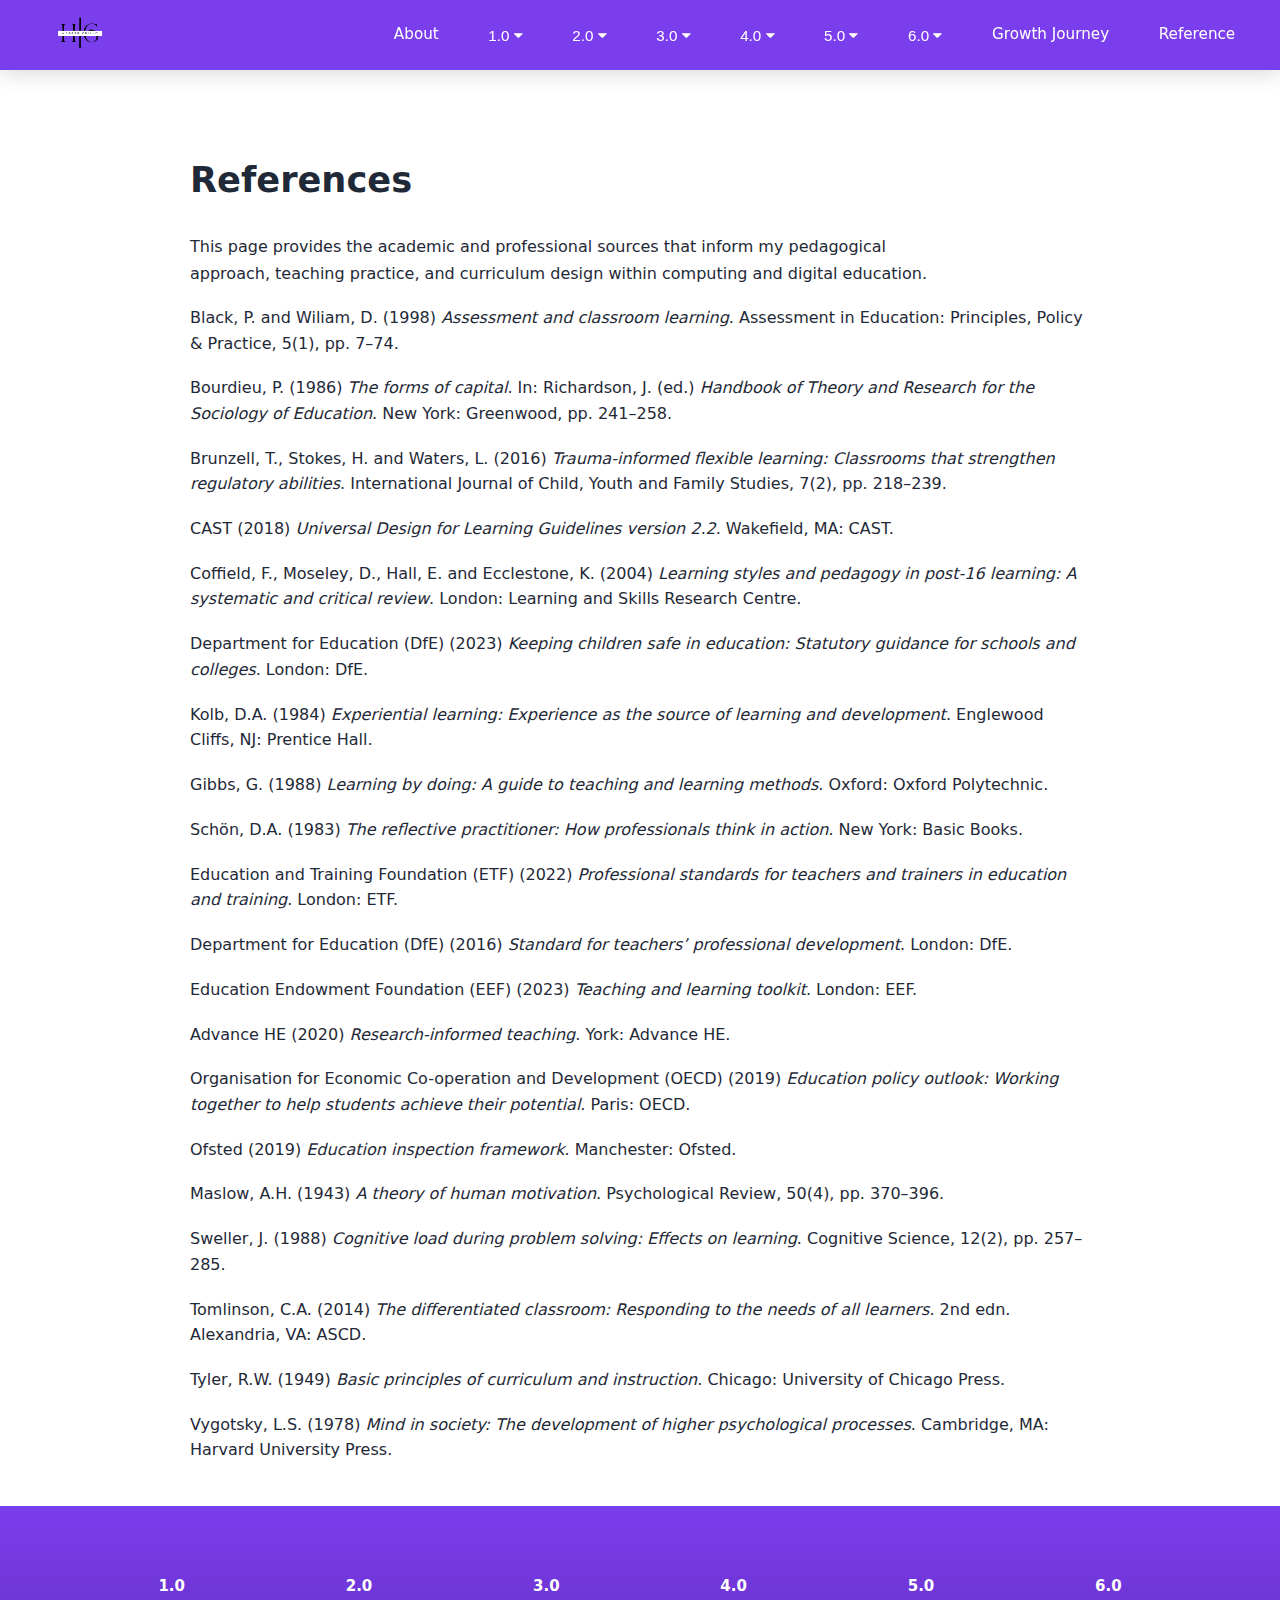
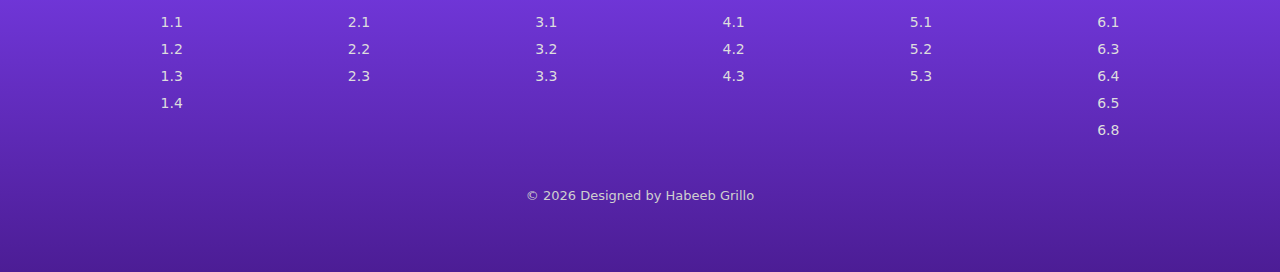
<file: Pages/reference.html>
<!DOCTYPE html>
<html lang="en">

<head>
    <meta charset="UTF-8" />
    <meta name="viewport" content="width=device-width, initial-scale=1.0" />
    <title>Pedagogy Portfolio</title>
    <link rel="icon" type="image/png" href="../Images/beebLogo (6).png">
    <link rel="stylesheet" href="https://cdnjs.cloudflare.com/ajax/libs/font-awesome/4.7.0/css/font-awesome.min.css">
    <!-- use relative path from Pages/ -->
    <link rel="stylesheet" href="assets/css/styles.css">
</head>

<body style="background-color:white;">
    <nav class="navbar">
        <!-- Logo placeholder -->
        <a href="index.html" class="logo">
            <img src="assets/Images/beebLogo (6).png" alt="Logo">
        </a>

        <!-- Hamburger button for mobile -->
        <button class="mobile-nav-toggle" aria-expanded="false" aria-controls="primary-navigation">
            <span class="hamburger" aria-hidden="true"></span>
            <span class="sr-only">Toggle navigation</span>
        </button>

        <!-- Navigation wrapper -->
        <div class="nav-items" id="primary-navigation">
            <a href="index.html">About</a>

            <div class="dropdown">
                <button class="dropbtn" onclick="location.href='page_one.html'" type="button">
                    1.0
                    <i class=" fa fa-caret-down" aria-hidden="true"></i>
                </button>
                <div class="dropdown-content">
                    <a href="page_one.html#section1">1.1</a>
                    <a href="page_one.html#section2">1.2</a>
                    <a href="page_one.html#section3">1.3</a>
                    <a href="page_one.html#section4">1.4</a>
                </div>
            </div>

            <div class="dropdown">
                <button class="dropbtn" onclick="location.href='page_two.html'" type="button">2.0
                    <i class="fa fa-caret-down" aria-hidden="true"></i>

                </button>
                <div class="dropdown-content">
                    <a href="page_two.html#section1">2.1</a>
                    <a href="page_two.html#section2">2.2</a>
                    <a href="page_two.html#section3">2.3</a>
                </div>
            </div>

            <div class="dropdown">
                <button class="dropbtn" onclick="location.href='page_three.html'" type="button">3.0
                    <i class="fa fa-caret-down" aria-hidden="true"></i>
                </button>
                <div class="dropdown-content">
                    <a href="page_three.html#section1">3.1</a>
                    <a href="page_three.html#section2">3.2</a>
                    <a href="page_three.html#section3">3.3</a>
                </div>
            </div>

            <div class="dropdown">
                <button class="dropbtn" onclick="location.href='page_four.html'" type="button">4.0
                    <i class="fa fa-caret-down" aria-hidden="true"></i>
                </button>
                <div class="dropdown-content">
                    <a href="page_four.html#section1">4.1</a>
                    <a href="page_four.html#section2">4.2</a>
                    <a href="page_four.html#section3">4.3</a>
                </div>
            </div>

            <div class="dropdown">
                <button class="dropbtn" onclick="location.href='page_five.html'" type="button">5.0
                    <i class="fa fa-caret-down" aria-hidden="true"></i>
                </button>
                <div class="dropdown-content">
                    <a href="page_five.html#section1">5.1</a>
                    <a href="page_five.html#section2">5.2</a>
                    <a href="page_five.html#section3">5.3</a>
                </div>
            </div>

            <div class="dropdown">
                <button class="dropbtn" onclick="location.href='page_six.html'" type="button">6.0
                    <i class="fa fa-caret-down" aria-hidden="true"></i>
                </button>
                <div class="dropdown-content">
                    <a href="page_six.html#section1">6.1</a>
                    <a href="page_six.html#section3">6.3</a>
                    <a href="page_six.html#section4">6.4</a>
                    <a href="page_six.html#section5">6.5</a>
                    <a href="page_six.html#section6">6.8</a>
                </div>
            </div>

            <a href="growth.html">Growth Journey</a>
            <a href="reference.html">Reference</a>
        </div>
    </nav>
    <!-- main wrapper required so footer is pushed to bottom by CSS flex -->
    <main class="main-content">

        <div class="page-inner">
            <div class="references">
                <h1>References</h1>

                <p>This page provides the academic and professional sources that inform my pedagogical approach,
                    teaching practice, and
                    curriculum design within computing and digital education.</p>

                <ul>
                    <li>
                        <a href="#">
                            Black, P. and Wiliam, D. (1998) <em>Assessment and classroom learning</em>.
                            Assessment in Education: Principles, Policy & Practice, 5(1), pp. 7–74.
                        </a>
                    </li>

                    <li>
                        <a href="#">
                            Bourdieu, P. (1986) <em>The forms of capital</em>.
                            In: Richardson, J. (ed.) <em>Handbook of Theory and Research for the Sociology of
                                Education</em>.
                            New York: Greenwood, pp. 241–258.
                        </a>
                    </li>

                    <li>
                        <a href="#">
                            Brunzell, T., Stokes, H. and Waters, L. (2016) <em>Trauma-informed flexible learning:
                                Classrooms that
                                strengthen regulatory abilities</em>.
                            International Journal of Child, Youth and Family Studies, 7(2), pp. 218–239.
                        </a>
                    </li>

                    <li>
                        <a href="#">
                            CAST (2018) <em>Universal Design for Learning Guidelines version 2.2</em>.
                            Wakefield, MA: CAST.
                        </a>
                    </li>

                    <li>
                        <a href="#">
                            Coffield, F., Moseley, D., Hall, E. and Ecclestone, K. (2004)
                            <em>Learning styles and pedagogy in post-16 learning: A systematic and critical review</em>.
                            London: Learning and Skills Research Centre.
                        </a>
                    </li>

                    <li>
                        <a href="#">
                            Department for Education (DfE) (2023)
                            <em>Keeping children safe in education: Statutory guidance for schools and colleges</em>.
                            London: DfE.
                        </a>
                    </li>

                    <li>
                        <a href="#">
                            Kolb, D.A. (1984) <em>Experiential learning: Experience as the source of learning and
                                development</em>.
                            Englewood Cliffs, NJ: Prentice Hall.
                        </a>
                    </li>

                    <li>
                        <a href="https://www.brookes.ac.uk/students/upgrade/study-skills/reflective-writing/gibbs-reflective-cycle/"
                            target="_blank" rel="noopener">
                            Gibbs, G. (1988) <em>Learning by doing: A guide to teaching and learning methods</em>.
                            Oxford: Oxford Polytechnic.
                        </a>
                    </li>

                    <li>
                        <a href="https://infed.org/mobi/donald-schon-learning-reflection-change/" target="_blank"
                            rel="noopener">
                            Schön, D.A. (1983) <em>The reflective practitioner: How professionals think in action</em>.
                            New York: Basic Books.
                        </a>
                    </li>

                    <li>
                        <a href="https://www.et-foundation.co.uk/supporting/support-practitioners/professional-development/"
                            target="_blank" rel="noopener">
                            Education and Training Foundation (ETF) (2022) <em>Professional standards for teachers and
                                trainers in education
                                and training</em>.
                            London: ETF.
                        </a>
                    </li>

                    <li>
                        <a href="https://www.gov.uk/government/publications/teachers-professional-development-standard"
                            target="_blank" rel="noopener">
                            Department for Education (DfE) (2016) <em>Standard for teachers’ professional
                                development</em>.
                            London: DfE.
                        </a>
                    </li>

                    <li>
                        <a href="https://educationendowmentfoundation.org.uk/education-evidence/guidance-reports/teaching-learning-toolkit"
                            target="_blank" rel="noopener">
                            Education Endowment Foundation (EEF) (2023) <em>Teaching and learning toolkit</em>.
                            London: EEF.
                        </a>
                    </li>

                    <li>
                        <a href="https://www.advance-he.ac.uk/knowledge-hub/research-informed-teaching" target="_blank"
                            rel="noopener">
                            Advance HE (2020) <em>Research-informed teaching</em>.
                            York: Advance HE.
                        </a>
                    </li>

                    <li>
                        <a href="https://www.oecd.org/education/education-policy-outlook/" target="_blank"
                            rel="noopener">
                            Organisation for Economic Co-operation and Development (OECD) (2019)
                            <em>Education policy outlook: Working together to help students achieve their
                                potential</em>.
                            Paris: OECD.
                        </a>
                    </li>

                    <li>
                        <a href="https://dera.ioe.ac.uk/32110/" target="_blank" rel="noopener">
                            Ofsted (2019) <em>Education inspection framework</em>.
                            Manchester: Ofsted.
                        </a>
                    </li>


                    <li>
                        <a href="#">
                            Maslow, A.H. (1943) <em>A theory of human motivation</em>.
                            Psychological Review, 50(4), pp. 370–396.
                        </a>
                    </li>

                    <li>
                        <a href="#">
                            Sweller, J. (1988) <em>Cognitive load during problem solving: Effects on learning</em>.
                            Cognitive Science, 12(2), pp. 257–285.
                        </a>
                    </li>

                    <li>
                        <a href="#">
                            Tomlinson, C.A. (2014) <em>The differentiated classroom: Responding to the needs of all
                                learners</em>.
                            2nd edn. Alexandria, VA: ASCD.
                        </a>
                    </li>

                    <li>
                        <a href="#">
                            Tyler, R.W. (1949) <em>Basic principles of curriculum and instruction</em>.
                            Chicago: University of Chicago Press.
                        </a>
                    </li>

                    <li>
                        <a href="#">
                            Vygotsky, L.S. (1978) <em>Mind in society: The development of higher psychological
                                processes</em>.
                            Cambridge, MA: Harvard University Press.
                        </a>
                    </li>
                </ul>


            </div>


        </div>


    </main>

    <!-- big site footer with all dropdown links -->
    <footer class="site-footer">
        <div class="footer-grid">
            <div class="footer-col">
                <h4>1.0</h4>
                <ul>
                    <li><a href="page_one.html#section1">1.1</a></li>
                    <li><a href="page_one.html#section2">1.2</a></li>
                    <li><a href="page_one.html#section3">1.3</a></li>
                    <li><a href="page_one.html#section4">1.4</a></li>
                </ul>
            </div>
            <div class="footer-col">
                <h4>2.0</h4>
                <ul>
                    <li><a href="page_two.html#section1">2.1</a></li>
                    <li><a href="page_two.html#section2">2.2</a></li>
                    <li><a href="page_two.html#section3">2.3</a></li>
                </ul>
            </div>
            <div class="footer-col">
                <h4>3.0</h4>
                <ul>
                    <li><a href="page_three.html#section1">3.1</a></li>
                    <li><a href="page_three.html#section2">3.2</a></li>
                    <li><a href="page_three.html#section3">3.3</a></li>
                </ul>
            </div>
            <div class="footer-col">
                <h4>4.0</h4>
                <ul>
                    <li><a href="page_four.html#section1">4.1</a></li>
                    <li><a href="page_four.html#section2">4.2</a></li>
                    <li><a href="page_four.html#section3">4.3</a></li>
                </ul>
            </div>
            <div class="footer-col">
                <h4>5.0</h4>
                <ul>
                    <li><a href="page_five.html#section1">5.1</a></li>
                    <li><a href="page_five.html#section2">5.2</a></li>
                    <li><a href="page_five.html#section3">5.3</a></li>
                </ul>
            </div>
            <div class="footer-col">
                <h4>6.0</h4>
                <ul>
                    <li><a href="page_six.html#section1">6.1</a></li>
                    <li><a href="page_six.html#section3">6.3</a></li>
                    <li><a href="page_six.html#section4">6.4</a></li>
                    <li><a href="page_six.html#section5">6.5</a></li>
                    <li><a href="page_six.html#section6">6.8</a></li>
                </ul>
            </div>
        </div>
        <div class="footer-bottom">
            <p>&copy; <span id="year"></span> Designed by Habeeb Grillo</p>
        </div>
    </footer>

    <script>
        // set current year in footer
        document.getElementById('year').textContent = new Date().getFullYear();

        // Mobile menu toggle
        const navToggle = document.querySelector('.mobile-nav-toggle');
        const navItems = document.querySelector('.nav-items');
        if (navToggle && navItems) {
            navToggle.addEventListener('click', () => {
                const expanded = navToggle.getAttribute('aria-expanded') === 'true';
                navToggle.setAttribute('aria-expanded', String(!expanded));
                navItems.classList.toggle('show');
                navToggle.classList.toggle('active');
            });
            // close when clicking outside
            document.addEventListener('click', (e) => {
                if (!e.target.closest('.navbar')) {
                    navItems.classList.remove('show');
                    navToggle.classList.remove('active');
                    navToggle.setAttribute('aria-expanded', 'false');
                }
            });
        }
    </script>
</body>

</html>
</file>
<file: Pages/assets/css/styles.css>
/* =========================
   ROOT VARIABLES
========================= */
:root {
    --nav-height: 70px;

    --primary-purple: #7B3EED;
    --purple-dark: #4C1D95;
    --purple-light: #E9D5FF;

    --nav-background: var(--primary-purple);
    --nav-mobile-background: #ffffff;
    --footer-background: var(--primary-purple);

    --text-main: #1F2937;
    --text-muted: #6B7280;

    --mobile-breakpoint: 768px;
}

/* =========================
   RESET & BASE
========================= */
*,
*::before,
*::after {
    box-sizing: border-box;
}

html,
body {
    height: 100%;
    margin: 0;
}

html {
    font-size: 100%;
}

body {
    font-family: "Inter", system-ui, -apple-system, BlinkMacSystemFont,
        "Segoe UI", Roboto, "Helvetica Neue", Arial, sans-serif;
    font-size: 1rem;
    line-height: 1.7;
    color: var(--text-main);
    display: flex;
    flex-direction: column;
    min-height: 100vh;
    background-color: #ffffff;
}

/* =========================
   TYPOGRAPHY
========================= */
h1 {
    font-size: 2.2rem;
}

h2 {
    font-size: 1.8rem;
}

h3 {
    font-size: 1.4rem;
}

p {
    margin-bottom: 1.1rem;
    max-width: 75ch;
}

/* =========================
   NAVBAR
========================= */
.navbar {
    position: fixed;
    inset: 0 0 auto 0;
    height: var(--nav-height);
    background: var(--nav-background);
    display: flex;
    align-items: center;
    padding: 0 2rem;
    z-index: 1000;
    box-shadow: 0 4px 20px rgba(0, 0, 0, 0.15);
}

.navbar a,
.dropbtn {
    color: #ffffff;
    text-decoration: none;
    padding: 0.6rem 0.8rem;
    border-radius: 6px;
    background: none;
    border: none;
    cursor: pointer;
    font-size: 0.95rem;
    transition: background-color 0.2s ease, color 0.2s ease;
}

.navbar a:hover,
.dropbtn:hover,
.navbar a:focus,
.dropbtn:focus {
    background-color: rgba(255, 255, 255, 0.22);
    outline: none;
}

.nav-items {
    display: flex;
    gap: 1.5rem;
    align-items: center;
}

/* Logo */
.logo {
    margin-right: auto;
    height: 60px;
}

.logo img {
    height: 100%;
    width: auto;
}

/* =========================
   DROPDOWNS
========================= */
.dropdown {
    position: relative;
}

.dropdown-content {
    display: none;
    position: absolute;
    top: 100%;
    left: 0;
    background: #ffffff;
    min-width: 180px;
    border-radius: 8px;
    padding: 0.25rem 0;
    box-shadow: 0 10px 30px rgba(0, 0, 0, 0.15);
    z-index: 10;
}

.dropdown-content a {
    display: block;
    padding: 0.6rem 1rem;
    color: var(--text-main);
    font-size: 0.95rem;
}

.dropdown-content a:hover {
    background-color: var(--purple-light);
    color: var(--purple-dark);
}

.dropdown:hover .dropdown-content {
    display: block;
}

/* Mobile dropdown (JS toggles .active) */
.dropdown.active .dropdown-content {
    display: block;
}

/* =========================
   MOBILE NAV
========================= */
.mobile-nav-toggle {
    display: none;
    background: none;
    border: none;
    cursor: pointer;
}

.hamburger,
.hamburger::before,
.hamburger::after {
    width: 24px;
    height: 2px;
    background: #ffffff;
    position: relative;
    transition: all 0.3s ease;
}

.hamburger::before,
.hamburger::after {
    content: '';
    position: absolute;
    left: 0;
}

.hamburger::before {
    top: -8px;
}

.hamburger::after {
    top: 8px;
}

.mobile-nav-toggle.active .hamburger {
    background: transparent;
}

.mobile-nav-toggle.active .hamburger::before {
    transform: rotate(45deg);
    top: 0;
}

.mobile-nav-toggle.active .hamburger::after {
    transform: rotate(-45deg);
    top: 0;
}

/* =========================
   MAIN CONTENT
========================= */
.main-content {
    padding-top: var(--nav-height);
    flex: 1 0 auto;
}

.page-inner {
    max-width: 1100px;
    margin: 2rem auto 0;
    padding: 1.5rem;
}

section {
    background: #ffffff;
    border-radius: 12px;
    padding: 2rem;
    margin-bottom: 2rem;
    box-shadow: 0 10px 30px rgba(0, 0, 0, 0.05);
    scroll-margin-top: calc(var(--nav-height) + 20px);
}

/* =========================
   REFERENCES
========================= */
.references {
    max-width: 900px;
    margin: 0 auto;
}

.references ul {
    list-style: none;
    padding-left: 0;
}

.references li {
    margin-bottom: 1.2rem;
    line-height: 1.6;
}

.references a {
    color: var(--text-main);
    text-decoration: none;
    cursor: default;
}

/* =========================
   FOOTER
========================= */
.site-footer {
    width: 100%;
    background: linear-gradient(180deg,
            var(--primary-purple) 0%,
            var(--purple-dark) 100%);
    color: #ffffff;
    padding: 48px 20px;
}

.footer-grid {
    max-width: 1100px;
    margin: 0 auto;
    display: grid;
    grid-template-columns: repeat(auto-fit, minmax(160px, 1fr));
    gap: 24px;
    text-align: center;
}

.footer-col {
    display: flex;
    flex-direction: column;
    align-items: center;
}

.footer-col h4 {
    margin-bottom: 8px;
    font-size: 15px;
}

.footer-col ul {
    list-style: none;
    padding: 0;
    margin: 0;
}

.footer-col a {
    color: #ddd;
    text-decoration: none;
    font-size: 14px;
}

.footer-col a:hover {
    text-decoration: underline;
}

.footer-bottom {
    width: 100%;
    text-align: center;
    margin-top: 28px;
    color: #cfcfcf;
    font-size: 13px;
    display: flex;
    justify-content: center;
}

/* =========================
   ACCESSIBILITY
========================= */
.sr-only {
    position: absolute;
    width: 1px;
    height: 1px;
    overflow: hidden;
    clip: rect(0, 0, 0, 0);
}

/* =========================
   RESPONSIVE
========================= */
@media (max-width: 768px) {
    body {
        font-size: 0.95rem;
    }

    .mobile-nav-toggle {
        display: block;
    }

    .nav-items {


        position: fixed;
        inset: var(--nav-height) 0 0 0;
        background: var(--nav-mobile-background);
        flex-direction: column;
        padding: 1.5rem;
        display: none;
        box-shadow: 0 10px 30px rgba(0, 0, 0, 0.15);
    }

    .nav-items.show {
        display: flex;
    }

    .nav-items a,
    .nav-items .dropbtn {
        color: var(--text-main);
        width: 100%;
        text-align: center;

    }

    .nav-items a:hover,
    .nav-items .dropbtn:hover {
        background-color: var(--purple-light);
        color: var(--purple-dark);
    }

    .dropdown-content {
        position: static;
        box-shadow: none;
        background: #F9FAFB;
        width: 100%;
        margin-top: 4px;
    }

    .dropdown.active .dropbtn {
        color: var(--purple-light);
        /* keep color active like desktop hover */
    }

    .dropdown-content a:active,
    .dropdown-content a:focus {
        color: var(--purple-light);
        /* retain colour on click/focus */
    }

}
</file>
